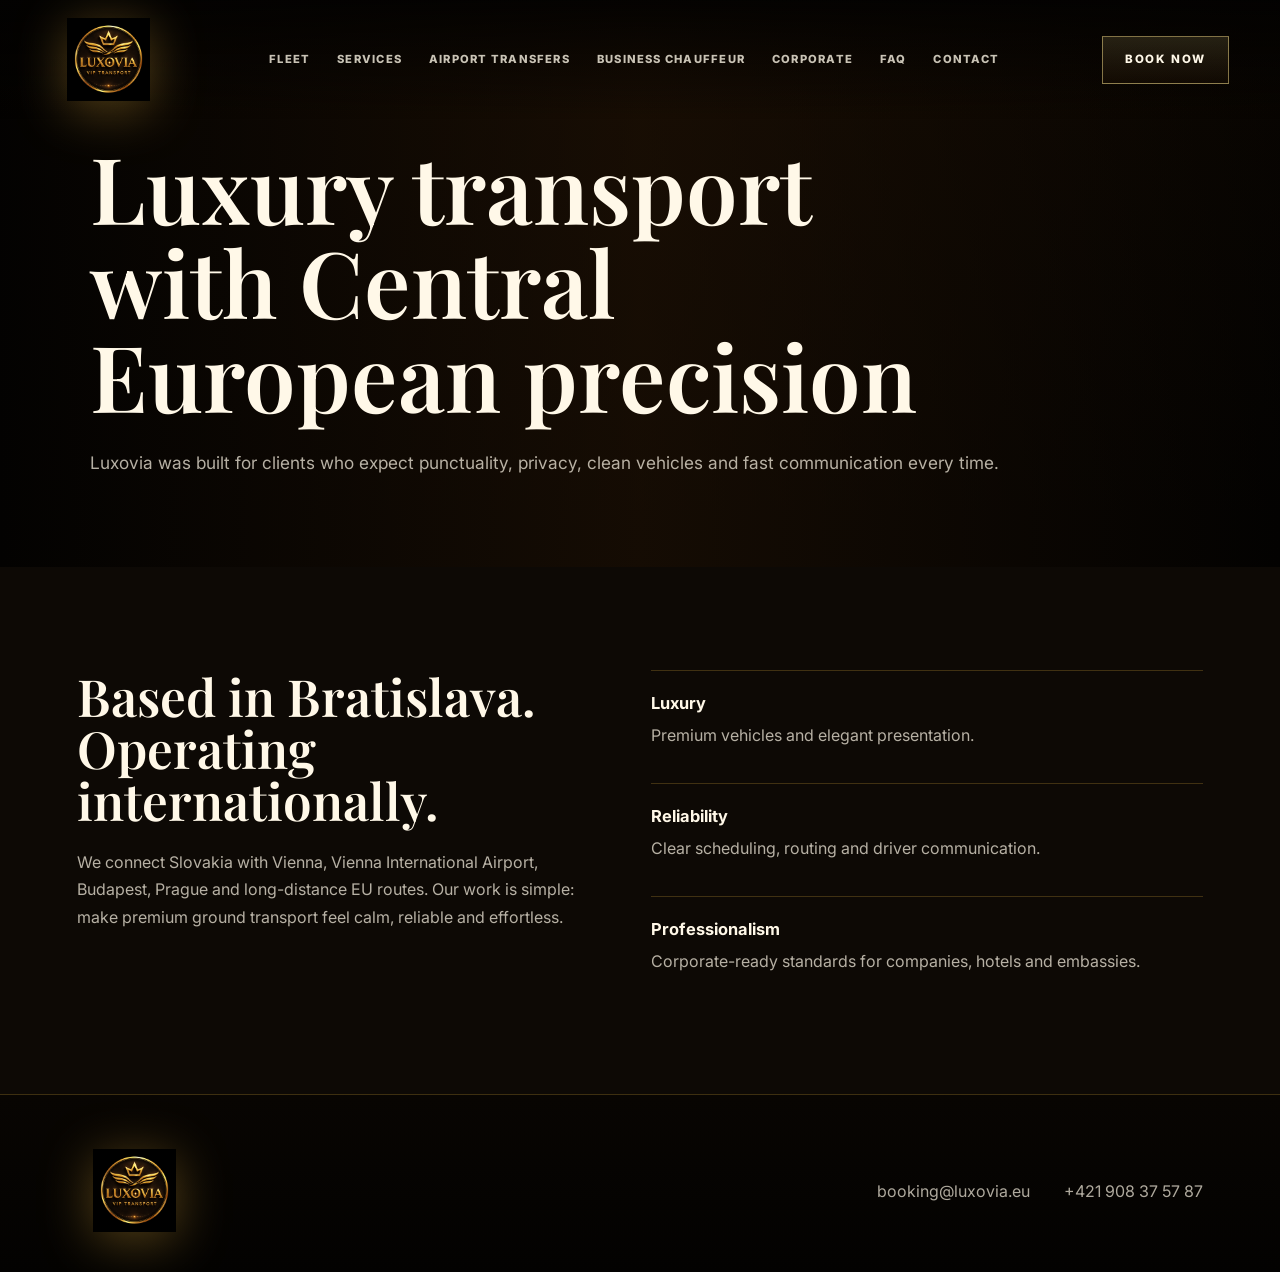
<file: about.html>
<!doctype html>
<html lang="en">
  <head><meta charset="UTF-8" /><meta name="viewport" content="width=device-width, initial-scale=1.0" /><title>About Luxovia | Premium Chauffeur Company Bratislava</title><meta name="description" content="Luxovia is a Bratislava-based premium chauffeur company focused on reliability, discretion, multilingual service and clean luxury vehicles." /><link rel="preconnect" href="https://fonts.googleapis.com" /><link rel="preconnect" href="https://fonts.gstatic.com" crossorigin /><link href="https://fonts.googleapis.com/css2?family=Inter:wght@400;500;600;700;800&family=Playfair+Display:wght@500;600;700&display=swap" rel="stylesheet" /><link rel="stylesheet" href="./styles.css" /></head>
  <body><header class="site-header" data-header><a class="brand" href="./index.html">LUXOVIA</a><nav class="nav-links"><a href="./fleet.html">Fleet</a><a href="./services.html">Services</a><a href="./airport-transfers.html">Airport Transfers</a><a href="./business-chauffeur.html">Business Chauffeur</a><a href="./corporate-accounts.html">Corporate</a><a href="./faq.html">FAQ</a><a href="./contact.html">Contact</a></nav><a class="nav-cta" href="./booking.html">Book now</a><button class="menu-toggle" type="button" aria-label="Toggle navigation" data-menu-toggle><span></span><span></span></button></header>
    <main><section class="page-hero about-page"><div class="page-hero-overlay"></div><div><h1>Luxury transport with Central European precision</h1><p>Luxovia was built for clients who expect punctuality, privacy, clean vehicles and fast communication every time.</p></div></section>
      <section class="section two-col"><div><h2>Based in Bratislava. Operating internationally.</h2><p>We connect Slovakia with Vienna, Vienna International Airport, Budapest, Prague and long-distance EU routes. Our work is simple: make premium ground transport feel calm, reliable and effortless.</p></div><div class="why-list"><div><strong>Luxury</strong><p>Premium vehicles and elegant presentation.</p></div><div><strong>Reliability</strong><p>Clear scheduling, routing and driver communication.</p></div><div><strong>Professionalism</strong><p>Corporate-ready standards for companies, hotels and embassies.</p></div></div></section></main>
    <footer class="site-footer compact"><a class="brand" href="./index.html">LUXOVIA</a><a href="mailto:booking@luxovia.eu">booking@luxovia.eu</a><a  href="tel:+421908375787">+421 908 37 57 87</a></footer><script src="./script.js"></script></body>
</html>
</file>
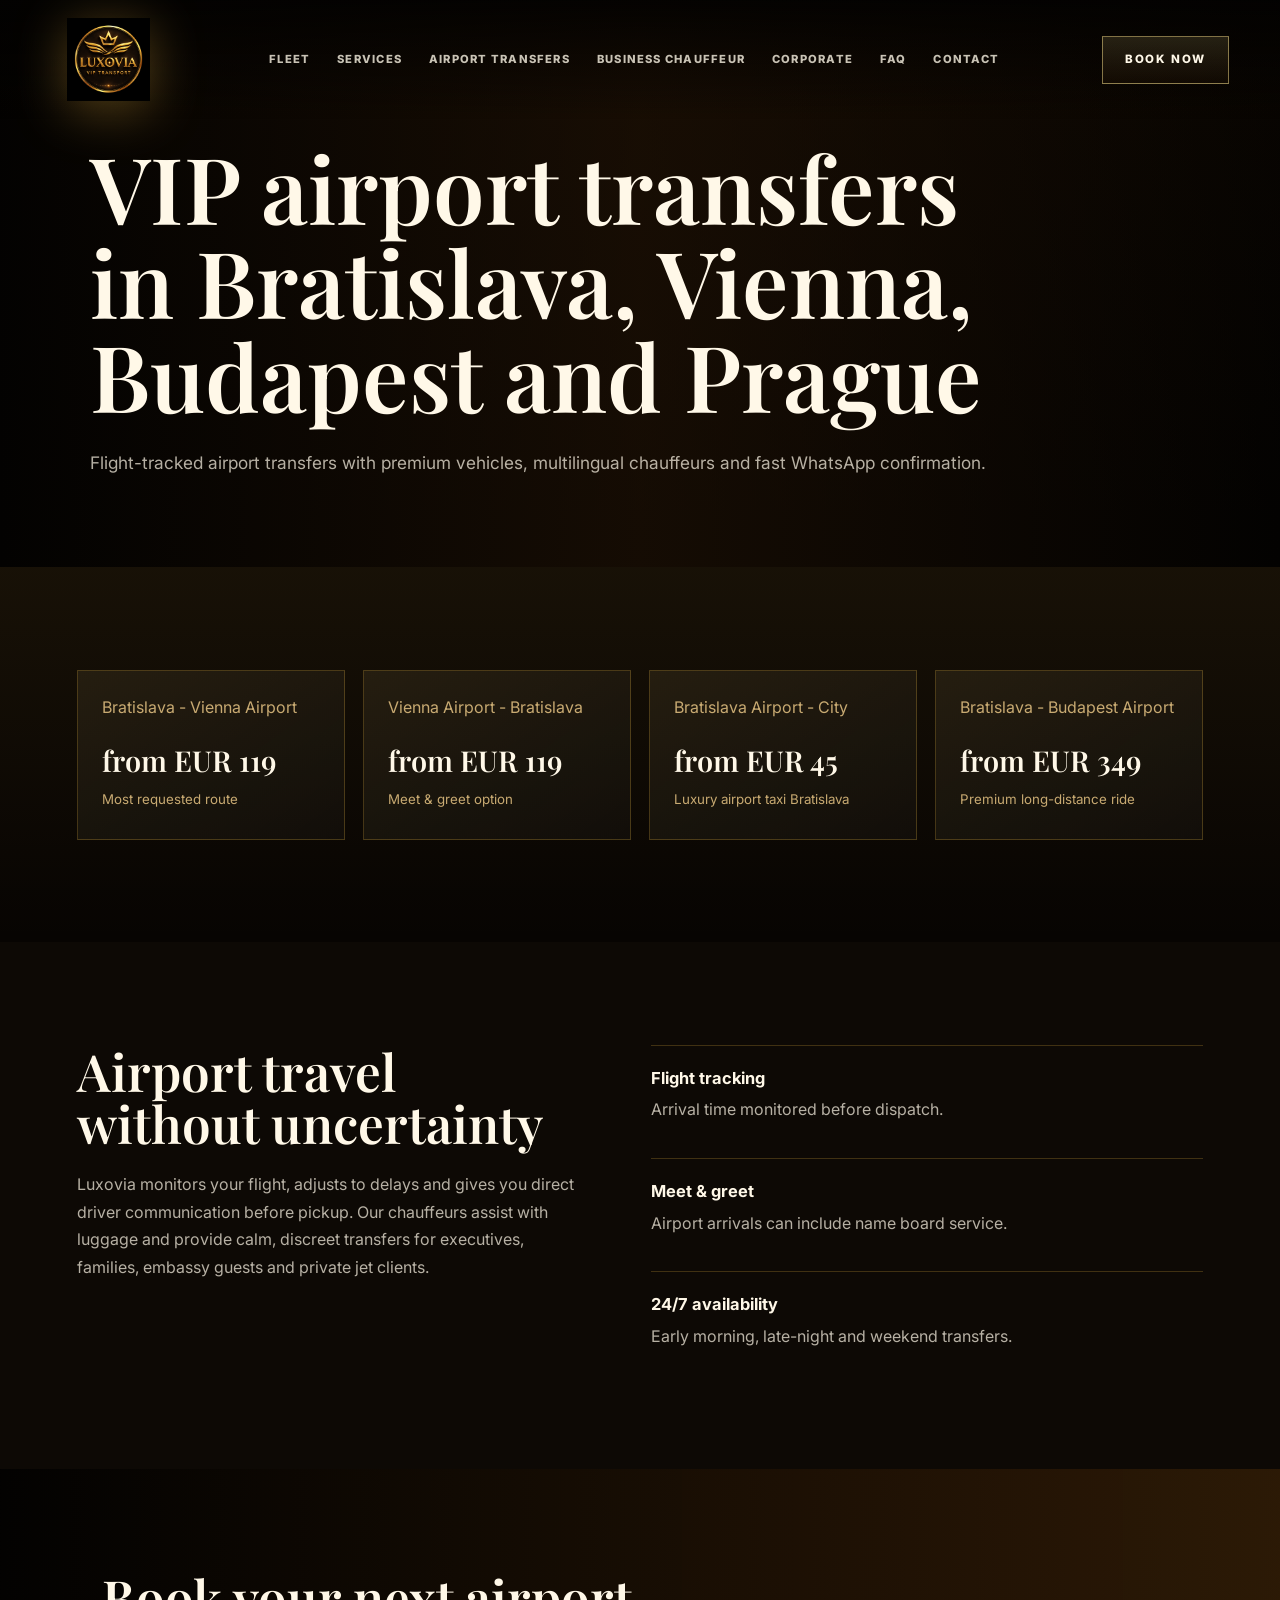
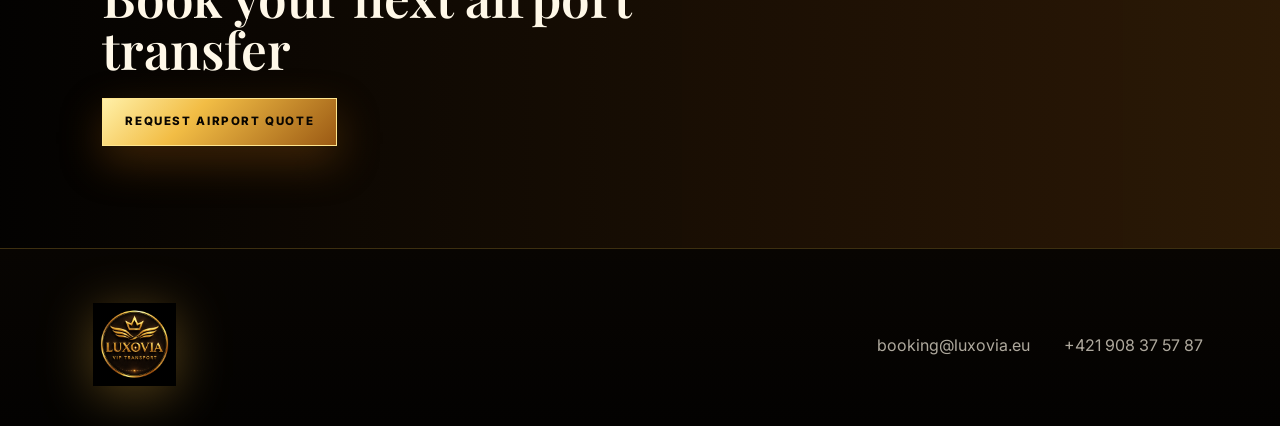
<file: airport-transfers.html>
<!doctype html>
<html lang="en">
  <head><meta charset="UTF-8" /><meta name="viewport" content="width=device-width, initial-scale=1.0" /><title>Bratislava & Vienna Airport Transfer | Luxovia</title><meta name="description" content="Book a luxury Bratislava airport transfer, Vienna airport transfer, Vienna International Airport chauffeur or VIP transfer Slovakia with Luxovia." /><link rel="preconnect" href="https://fonts.googleapis.com" /><link rel="preconnect" href="https://fonts.gstatic.com" crossorigin /><link href="https://fonts.googleapis.com/css2?family=Inter:wght@400;500;600;700;800&family=Playfair+Display:wght@500;600;700&display=swap" rel="stylesheet" /><link rel="stylesheet" href="./styles.css" /></head>
  <body><header class="site-header" data-header><a class="brand" href="./index.html">LUXOVIA</a><nav class="nav-links"><a href="./fleet.html">Fleet</a><a href="./services.html">Services</a><a href="./airport-transfers.html">Airport Transfers</a><a href="./business-chauffeur.html">Business Chauffeur</a><a href="./corporate-accounts.html">Corporate</a><a href="./faq.html">FAQ</a><a href="./contact.html">Contact</a></nav><a class="nav-cta" href="./booking.html">Book now</a><button class="menu-toggle" type="button" aria-label="Toggle navigation" data-menu-toggle><span></span><span></span></button></header>
    <main><section class="page-hero airport-page"><div class="page-hero-overlay"></div><div><h1>VIP airport transfers in Bratislava, Vienna, Budapest and Prague</h1><p>Flight-tracked airport transfers with premium vehicles, multilingual chauffeurs and fast WhatsApp confirmation.</p></div></section>
      <section class="section pricing-section"><div class="price-grid"><article><span>Bratislava - Vienna Airport</span><strong>from EUR 119</strong><small>Most requested route</small></article><article><span>Vienna Airport - Bratislava</span><strong>from EUR 119</strong><small>Meet & greet option</small></article><article><span>Bratislava Airport - City</span><strong>from EUR 45</strong><small>Luxury airport taxi Bratislava</small></article><article><span>Bratislava - Budapest Airport</span><strong>from EUR 349</strong><small>Premium long-distance ride</small></article></div></section>
      <section class="section two-col"><div><h2>Airport travel without uncertainty</h2><p>Luxovia monitors your flight, adjusts to delays and gives you direct driver communication before pickup. Our chauffeurs assist with luggage and provide calm, discreet transfers for executives, families, embassy guests and private jet clients.</p></div><div class="why-list"><div><strong>Flight tracking</strong><p>Arrival time monitored before dispatch.</p></div><div><strong>Meet & greet</strong><p>Airport arrivals can include name board service.</p></div><div><strong>24/7 availability</strong><p>Early morning, late-night and weekend transfers.</p></div></div></section>
      <section class="cta-band"><h2>Book your next airport transfer</h2><a class="button primary" href="./booking.html">Request airport quote</a></section></main>
    <footer class="site-footer compact"><a class="brand" href="./index.html">LUXOVIA</a><a href="mailto:booking@luxovia.eu">booking@luxovia.eu</a><a href="tel:+421908375787">+421 908 37 57 87</a></footer><script src="./script.js"></script></body>
</html>
</file>
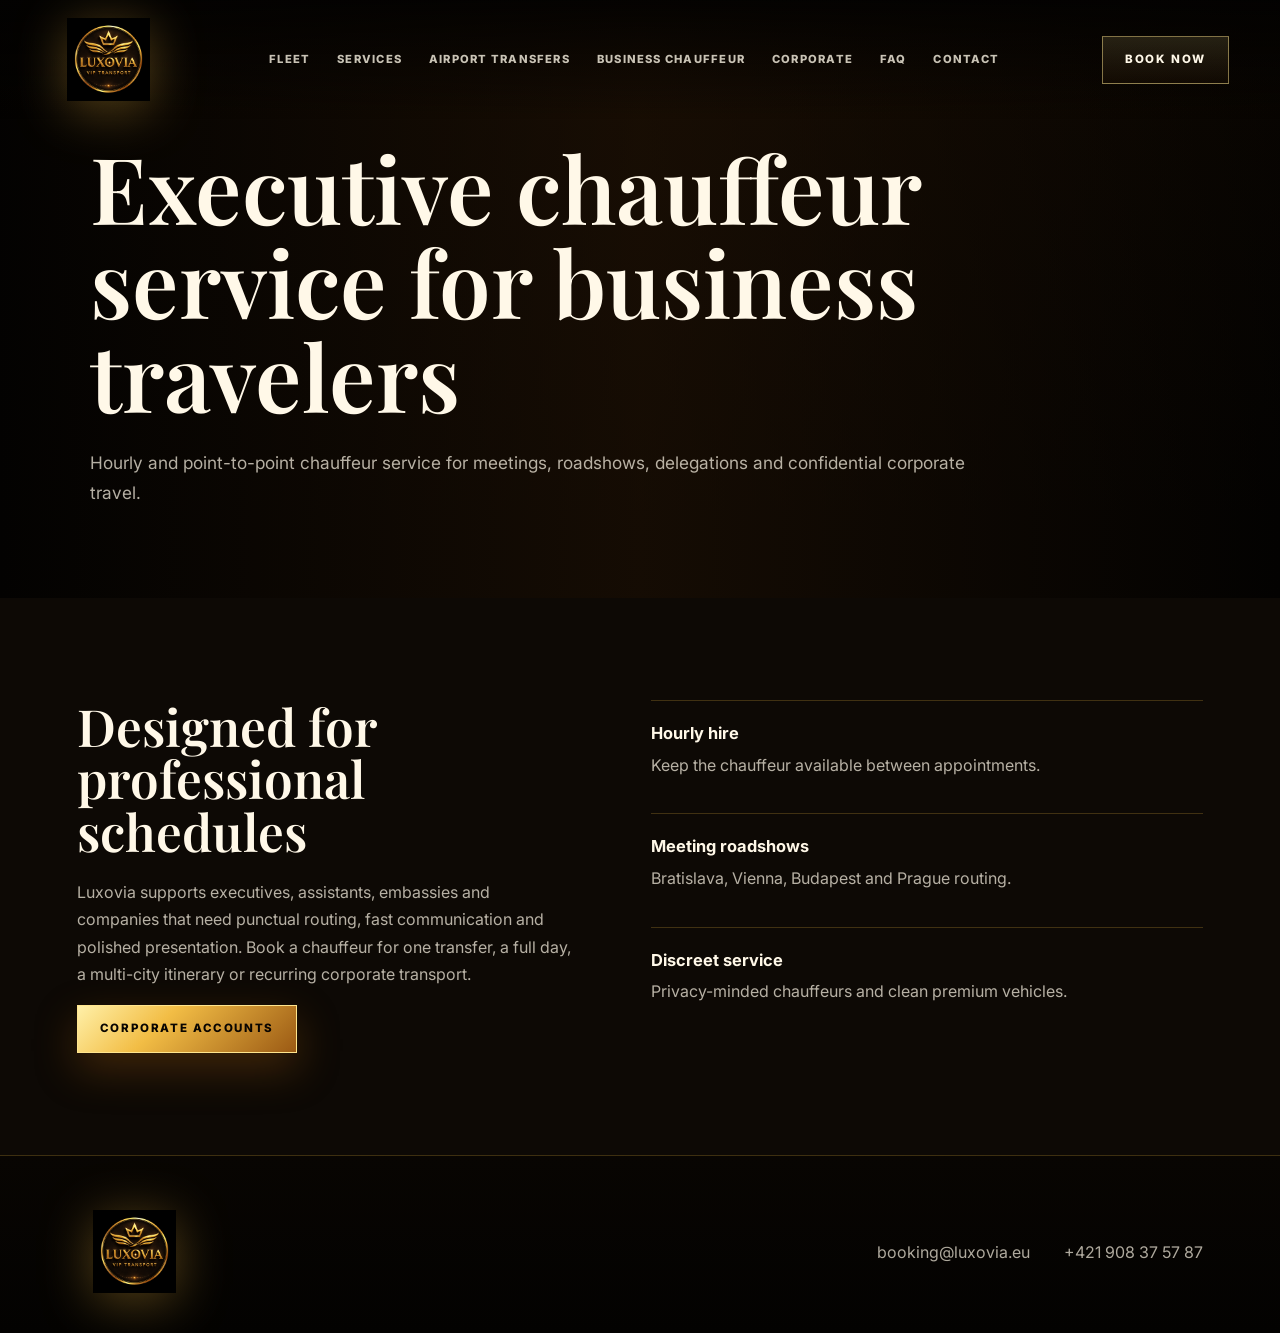
<file: business-chauffeur.html>
<!doctype html>
<html lang="en">
  <head><meta charset="UTF-8" /><meta name="viewport" content="width=device-width, initial-scale=1.0" /><title>Business Chauffeur Bratislava & Vienna | Luxovia</title><meta name="description" content="Business chauffeur service in Bratislava, Vienna chauffeur rides, executive transport Slovakia, corporate roadshows and hourly chauffeur hire." /><link rel="preconnect" href="https://fonts.googleapis.com" /><link rel="preconnect" href="https://fonts.gstatic.com" crossorigin /><link href="https://fonts.googleapis.com/css2?family=Inter:wght@400;500;600;700;800&family=Playfair+Display:wght@500;600;700&display=swap" rel="stylesheet" /><link rel="stylesheet" href="./styles.css" /></head>
  <body><header class="site-header" data-header><a class="brand" href="./index.html">LUXOVIA</a><nav class="nav-links"><a href="./fleet.html">Fleet</a><a href="./services.html">Services</a><a href="./airport-transfers.html">Airport Transfers</a><a href="./business-chauffeur.html">Business Chauffeur</a><a href="./corporate-accounts.html">Corporate</a><a href="./faq.html">FAQ</a><a href="./contact.html">Contact</a></nav><a class="nav-cta" href="./booking.html">Book now</a><button class="menu-toggle" type="button" aria-label="Toggle navigation" data-menu-toggle><span></span><span></span></button></header>
    <main><section class="page-hero business-page"><div class="page-hero-overlay"></div><div><h1>Executive chauffeur service for business travelers</h1><p>Hourly and point-to-point chauffeur service for meetings, roadshows, delegations and confidential corporate travel.</p></div></section>
      <section class="section two-col"><div><h2>Designed for professional schedules</h2><p>Luxovia supports executives, assistants, embassies and companies that need punctual routing, fast communication and polished presentation. Book a chauffeur for one transfer, a full day, a multi-city itinerary or recurring corporate transport.</p><a class="button primary" href="./corporate-accounts.html">Corporate accounts</a></div><div class="why-list"><div><strong>Hourly hire</strong><p>Keep the chauffeur available between appointments.</p></div><div><strong>Meeting roadshows</strong><p>Bratislava, Vienna, Budapest and Prague routing.</p></div><div><strong>Discreet service</strong><p>Privacy-minded chauffeurs and clean premium vehicles.</p></div></div></section></main>
    <footer class="site-footer compact"><a class="brand" href="./index.html">LUXOVIA</a><a href="mailto:booking@luxovia.eu">booking@luxovia.eu</a><a  href="tel:+421908375787">+421 908 37 57 87</a></footer><script src="./script.js"></script></body>
</html>
</file>
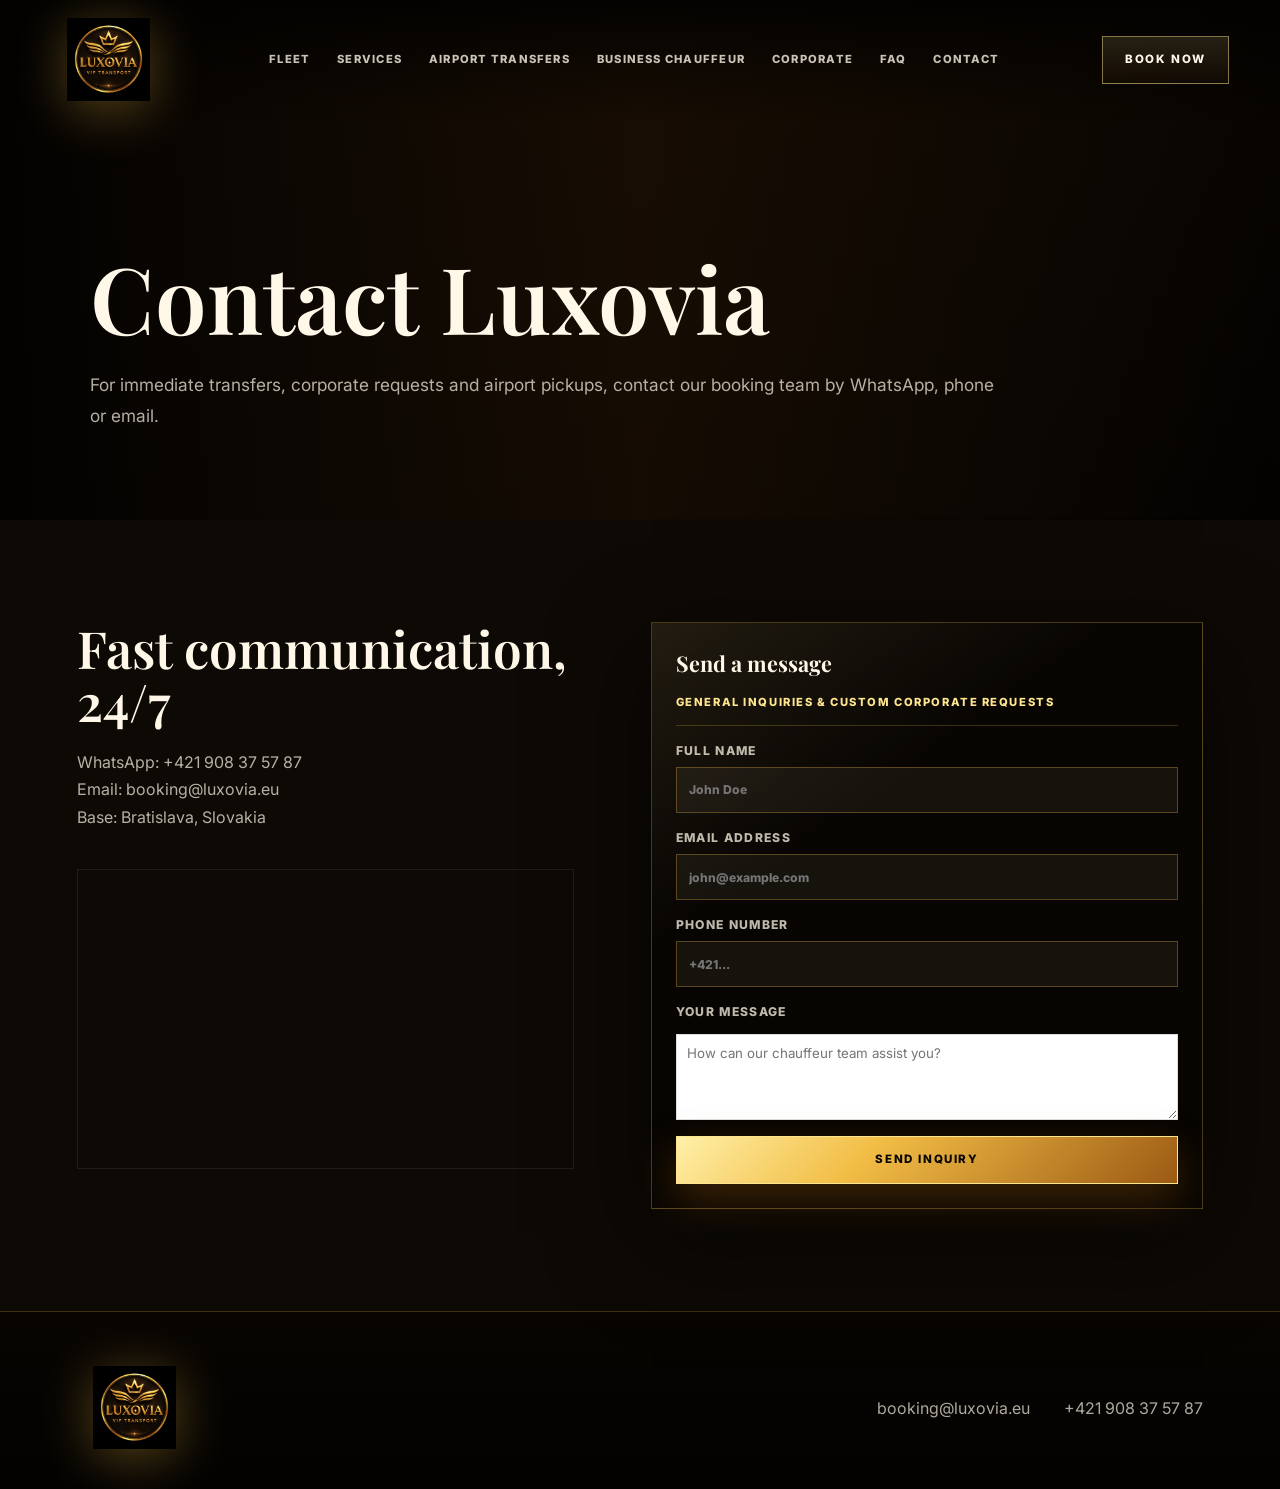
<file: contact.html>
<!doctype html>
<html lang="en">
  <head>
    <meta charset="UTF-8" />
    <meta name="viewport" content="width=device-width, initial-scale=1.0" />
    <title>Contact Luxovia | Chauffeur Booking Bratislava</title>
    <meta name="description" content="Contact Luxovia for VIP airport transfers, chauffeur service Bratislava, Vienna chauffeur rides and corporate transportation quotes." />
    <link rel="preconnect" href="https://fonts.googleapis.com" />
    <link rel="preconnect" href="https://fonts.gstatic.com" crossorigin />
    <link href="https://fonts.googleapis.com/css2?family=Inter:wght@400;500;600;700;800&family=Playfair+Display:wght@500;600;700&display=swap" rel="stylesheet" />
    <link rel="stylesheet" href="./styles.css" />
  </head>
  <body>
    <header class="site-header" data-header>
      <a class="brand" href="./index.html">LUXOVIA</a>
      <nav class="nav-links" aria-label="Primary navigation">
        <a href="./fleet.html">Fleet</a>
        <a href="./services.html">Services</a>
        <a href="./airport-transfers.html">Airport Transfers</a>
        <a href="./business-chauffeur.html">Business Chauffeur</a>
        <a href="./corporate-accounts.html">Corporate</a>
        <a href="./faq.html">FAQ</a>
        <a href="./contact.html">Contact</a>
      </nav>
      <a class="nav-cta" href="./booking.html">Book now</a>
      <button class="menu-toggle" type="button" aria-label="Toggle navigation" data-menu-toggle><span></span><span></span></button>
    </header>

    <main>
      <section class="page-hero contact-page">
        <div class="page-hero-overlay"></div>
        <div>
          <h1>Contact Luxovia</h1>
          <p>For immediate transfers, corporate requests and airport pickups, contact our booking team by WhatsApp, phone or email.</p>
        </div>
      </section>

      <section class="section contact-layout">
        <div>
          <h2>Fast communication, 24/7</h2>
          <p>WhatsApp: +421 908 37 57 87<br />Email: booking@luxovia.eu<br />Base: Bratislava, Slovakia</p>
          <iframe class="map-frame" title="Luxovia Bratislava operating area" loading="lazy" referrerpolicy="no-referrer-when-downgrade" src="https://www.google.com/maps?q=Bratislava%2C%20Slovakia&output=embed"></iframe>
        </div>

        <!-- Clean Contact-Only Inquiry Form -->
        <form class="booking-panel light" data-contact-form>
          <div class="panel-title">
            <strong>Send a message</strong>
            <span>General inquiries & custom corporate requests</span>
          </div>
          <label>Full name<input type="text" name="name" placeholder="John Doe" required /></label>
          <label>Email address<input type="email" name="email" placeholder="john@example.com" required /></label>
          <label>Phone number<input type="tel" name="phone" placeholder="+421..." /></label>
          <label>Your message<textarea name="message" rows="4" placeholder="How can our chauffeur team assist you?" style="width: 100%; border: 1px solid #ddd; padding: 10px; font-family: inherit; margin-top: 5px; resize: vertical;" required></textarea></label>
          <button class="button primary full" type="submit">Send Inquiry</button>
        </form>
      </section>
    </main>

    <footer class="site-footer compact">
      <a class="brand" href="./index.html">LUXOVIA</a>
      <a href="mailto:booking@luxovia.eu">booking@luxovia.eu</a>
      <a href="tel:+421908375787">+421 908 37 57 87</a>
    </footer>

    <script src="./script.js"></script>
  </body>
</html>
</file>
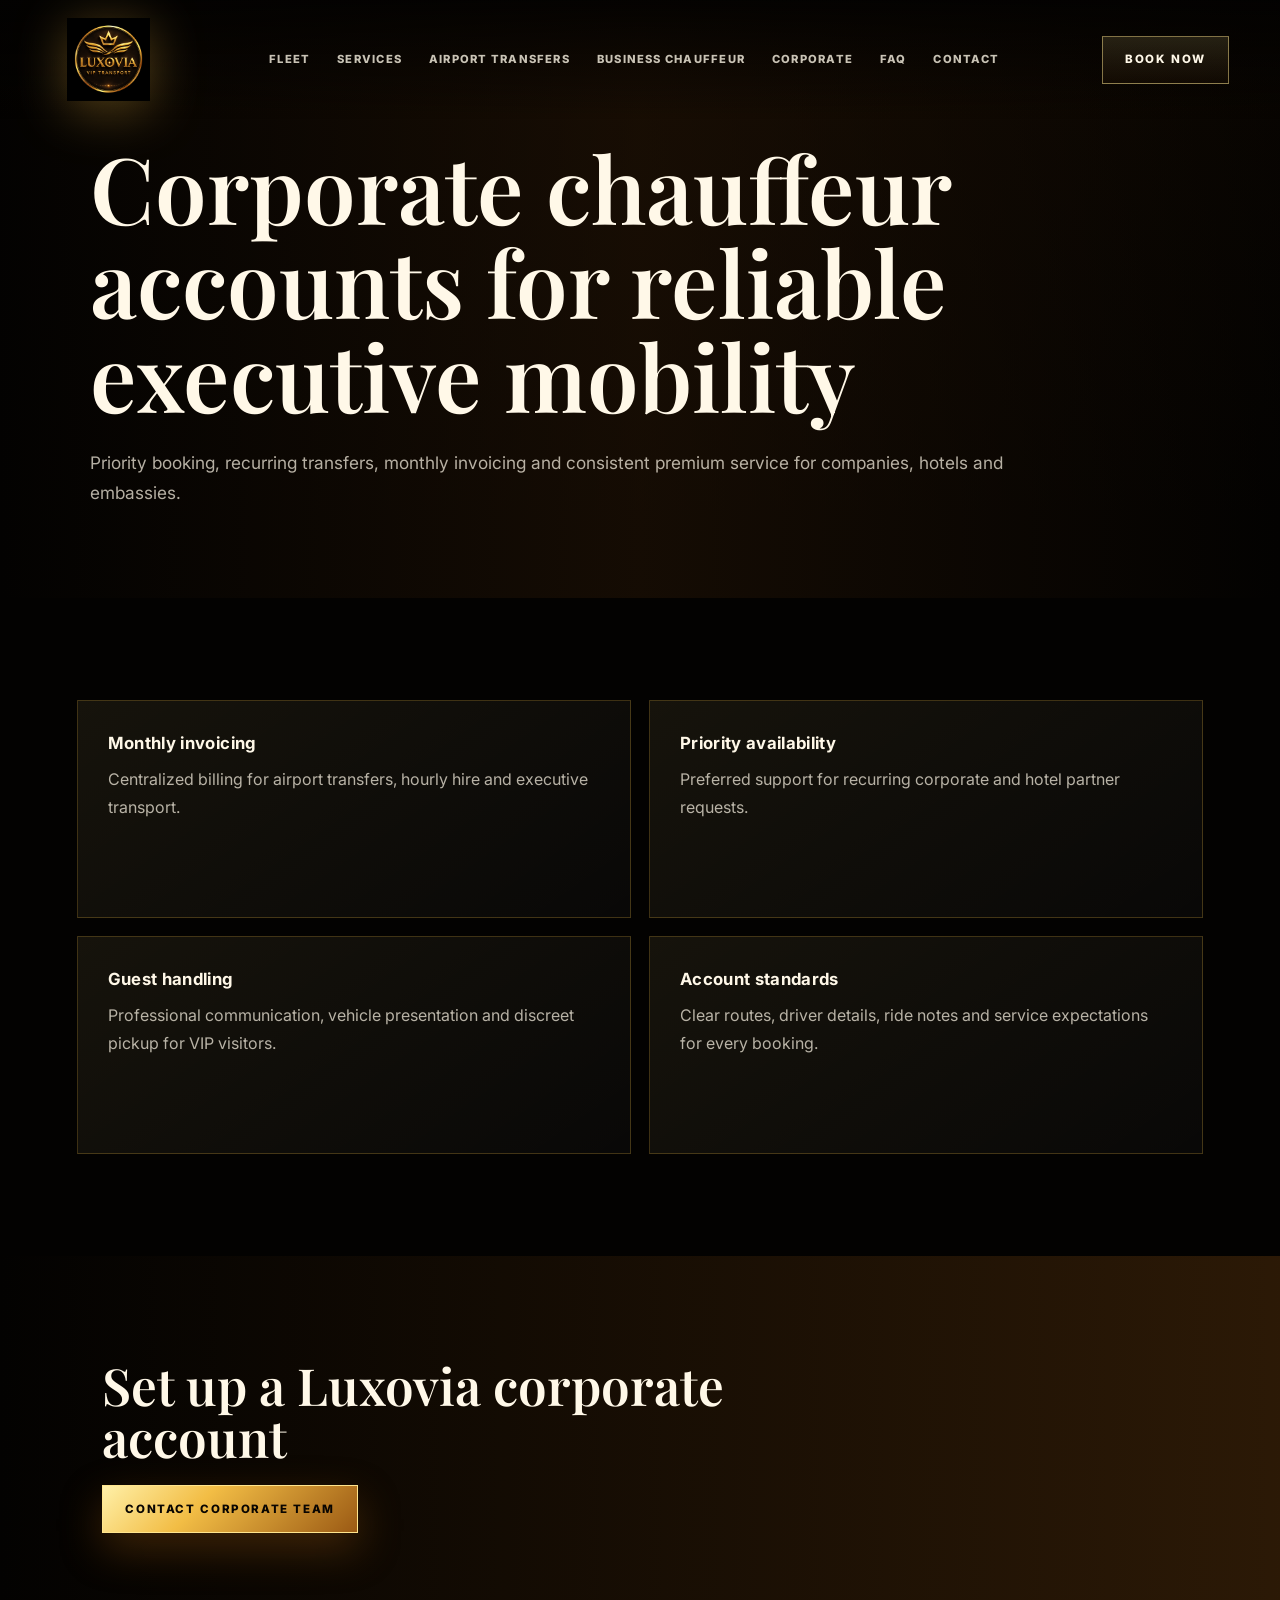
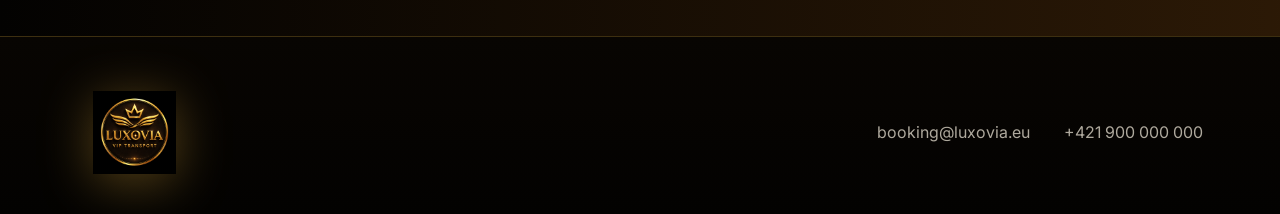
<file: corporate-accounts.html>
<!doctype html>
<html lang="en">
  <head><meta charset="UTF-8" /><meta name="viewport" content="width=device-width, initial-scale=1.0" /><title>Corporate Chauffeur Accounts | Luxovia</title><meta name="description" content="Corporate chauffeur accounts for executive transport Slovakia, Vienna chauffeur routes, monthly invoicing, priority booking and reliable company transfers." /><link rel="preconnect" href="https://fonts.googleapis.com" /><link rel="preconnect" href="https://fonts.gstatic.com" crossorigin /><link href="https://fonts.googleapis.com/css2?family=Inter:wght@400;500;600;700;800&family=Playfair+Display:wght@500;600;700&display=swap" rel="stylesheet" /><link rel="stylesheet" href="./styles.css" /></head>
  <body><header class="site-header" data-header><a class="brand" href="./index.html">LUXOVIA</a><nav class="nav-links"><a href="./fleet.html">Fleet</a><a href="./services.html">Services</a><a href="./airport-transfers.html">Airport Transfers</a><a href="./business-chauffeur.html">Business Chauffeur</a><a href="./corporate-accounts.html">Corporate</a><a href="./faq.html">FAQ</a><a href="./contact.html">Contact</a></nav><a class="nav-cta" href="./booking.html">Book now</a><button class="menu-toggle" type="button" aria-label="Toggle navigation" data-menu-toggle><span></span><span></span></button></header>
    <main><section class="page-hero corporate-page"><div class="page-hero-overlay"></div><div><h1>Corporate chauffeur accounts for reliable executive mobility</h1><p>Priority booking, recurring transfers, monthly invoicing and consistent premium service for companies, hotels and embassies.</p></div></section>
      <section class="section service-grid large"><article><h3>Monthly invoicing</h3><p>Centralized billing for airport transfers, hourly hire and executive transport.</p></article><article><h3>Priority availability</h3><p>Preferred support for recurring corporate and hotel partner requests.</p></article><article><h3>Guest handling</h3><p>Professional communication, vehicle presentation and discreet pickup for VIP visitors.</p></article><article><h3>Account standards</h3><p>Clear routes, driver details, ride notes and service expectations for every booking.</p></article></section>
      <section class="cta-band"><h2>Set up a Luxovia corporate account</h2><a class="button primary" href="./contact.html">Contact corporate team</a></section></main>
    <footer class="site-footer compact"><a class="brand" href="./index.html">LUXOVIA</a><a href="mailto:booking@luxovia.eu">booking@luxovia.eu</a><a href="tel:+421900000000">+421 900 000 000</a></footer><script src="./script.js"></script></body>
</html>
</file>
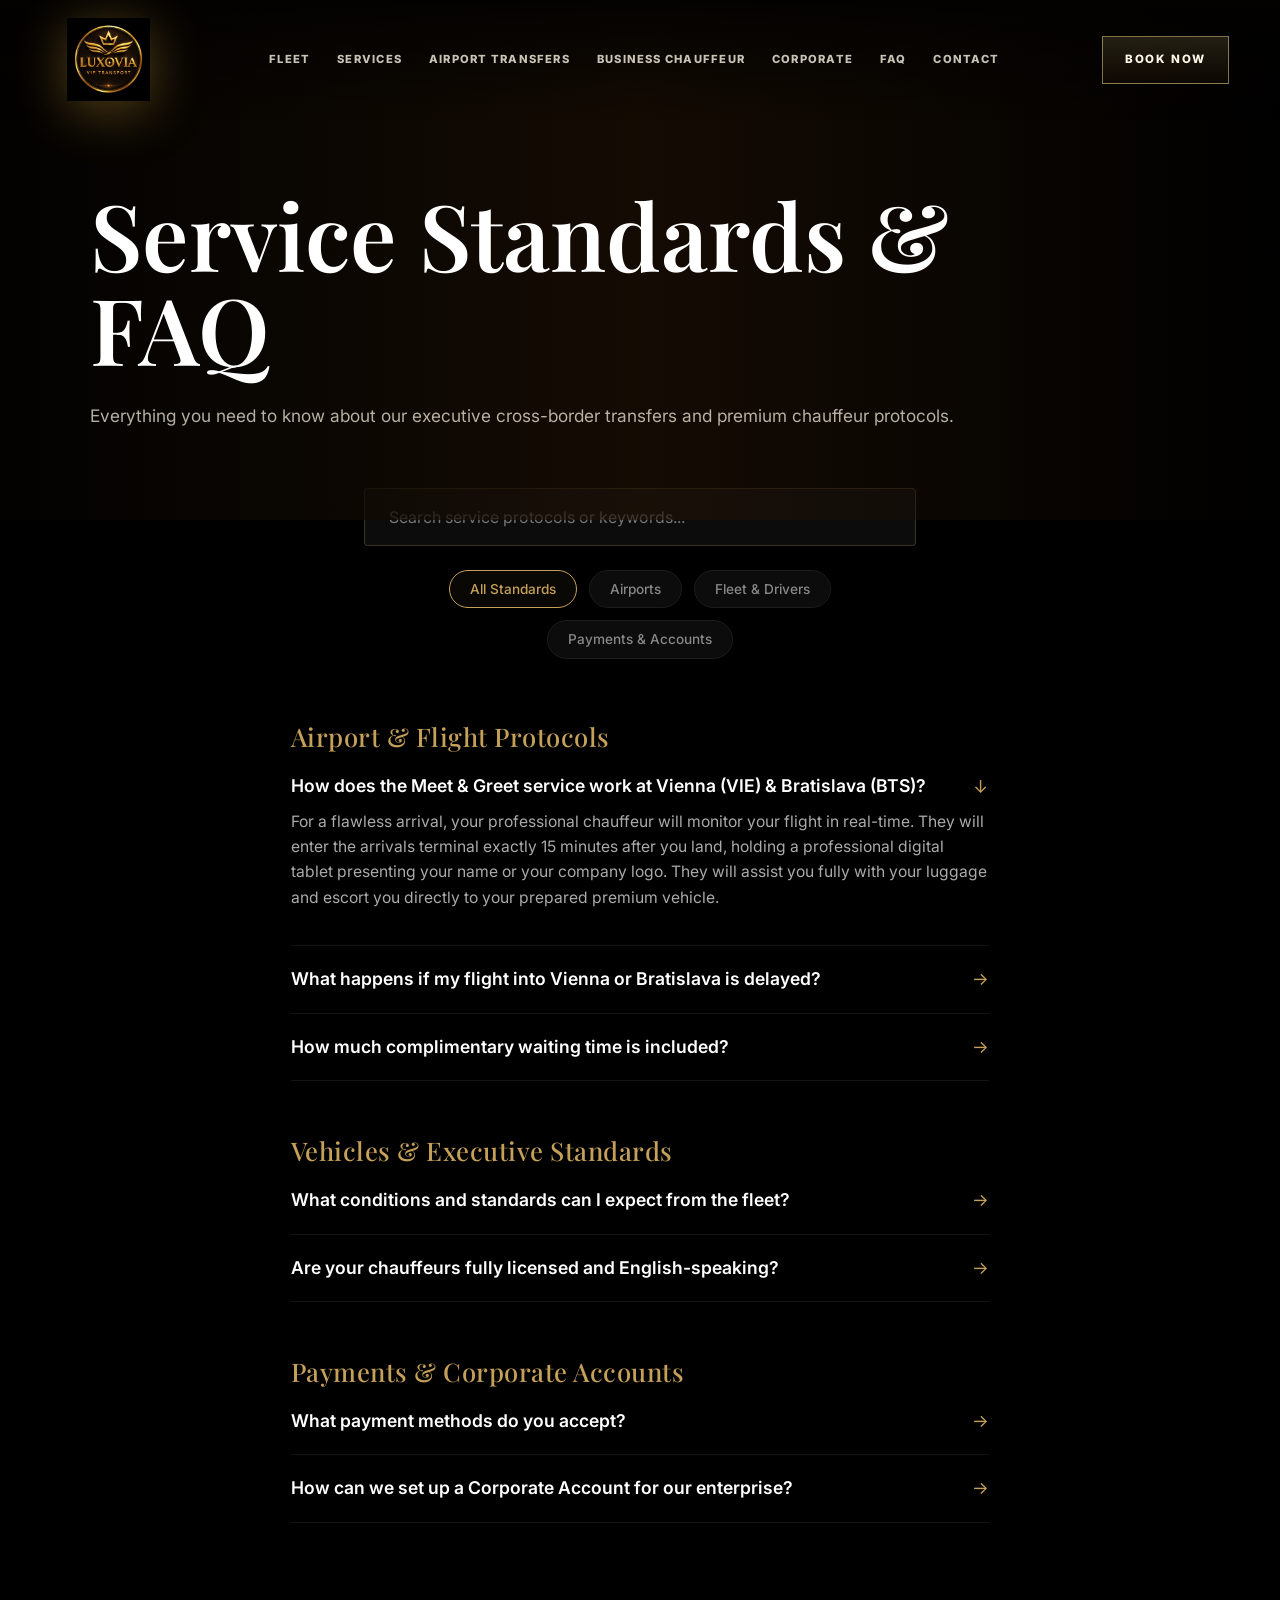
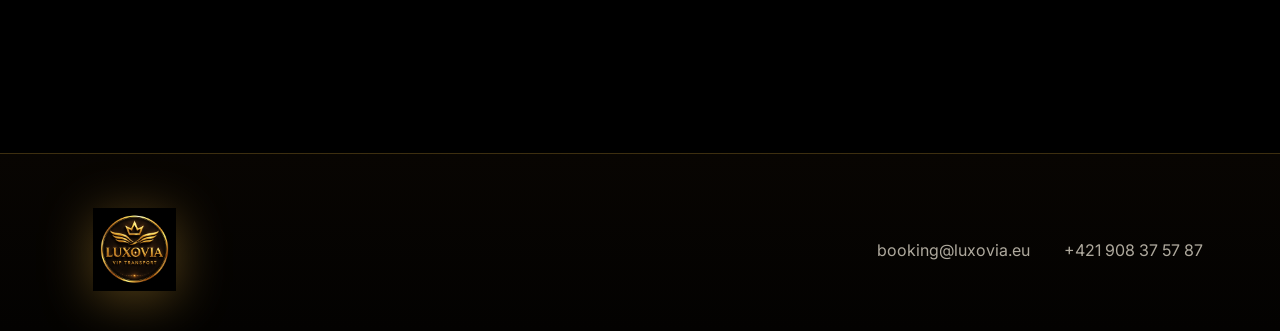
<file: faq.html>
<!doctype html>
<html lang="en">
  <head>
    <meta charset="UTF-8" />
    <meta name="viewport" content="width=device-width, initial-scale=1.0" />
    <title>Luxovia FAQ | Premium Chauffeur & Airport Transfer Standards</title>
    <meta name="description" content="Find answers regarding our premium airport transfers, flight tracking, Meet & Greet at Vienna and Bratislava airports, payment methods, and corporate accounts." />
    <link rel="preconnect" href="https://fonts.googleapis.com" />
    <link rel="preconnect" href="https://fonts.gstatic.com" crossorigin />
    <link href="https://fonts.googleapis.com/css2?family=Inter:wght@400;500;600;700;800&family=Playfair+Display:wght@500;600;700&display=swap" rel="stylesheet" />
    <link rel="stylesheet" href="./styles.css" />
    <style>
      /* Integrated Premium Styling Polish */
      .faq-search-wrapper {
        max-width: 600px;
        margin: -2rem auto 4rem auto;
        padding: 0 1.5rem;
        text-align: center;
      }
      .faq-search-input {
        width: 100%;
        background: #0c0c0c;
        border: 1px solid rgba(197, 160, 89, 0.25);
        padding: 1rem 1.5rem;
        color: #fff;
        font-family: 'Inter', sans-serif;
        font-size: 1rem;
        border-radius: 4px;
        outline: none;
        transition: border-color 0.3s ease;
      }
      .faq-search-input:focus {
        border-color: #c5a059;
      }
      .category-chips {
        display: flex;
        justify-content: center;
        gap: 0.75rem;
        margin-top: 1.5rem;
        flex-wrap: wrap;
      }
      .chip {
        background: #0c0c0c;
        border: 1px solid #1c1c1c;
        color: #888;
        padding: 0.5rem 1.25rem;
        border-radius: 20px;
        font-size: 0.85rem;
        font-weight: 500;
        cursor: pointer;
        transition: all 0.2s ease;
      }
      .chip.active, .chip:hover {
        border-color: #c5a059;
        color: #c5a059;
        background: rgba(197, 160, 89, 0.05);
      }
      details {
        margin-bottom: 1.25rem;
        border-bottom: 1px solid #141414;
        padding-bottom: 1.25rem;
        transition: all 0.3s ease;
      }
      summary {
        font-weight: 600;
        cursor: pointer;
        color: #ffffff;
        font-size: 1.1rem;
        list-style: none;
        display: flex;
        justify-content: space-between;
        align-items: center;
        position: relative;
      }
      summary::-webkit-details-marker {
        display: none;
      }
      summary::after {
        content: '→';
        color: #c5a059;
        font-family: 'Inter', sans-serif;
        font-weight: 400;
        transition: transform 0.3s ease;
        margin-left: 1rem;
      }
      details[open] summary::after {
        transform: rotate(90deg);
      }
      .category-section {
        margin-top: 3.5rem;
        margin-bottom: 2rem;
      }
      .category-title {
        color: #c5a059;
        font-family: 'Playfair Display', serif;
        font-size: 1.6rem;
        margin-bottom: 1.5rem;
        font-weight: 500;
        letter-spacing: 0.5px;
      }
    </style>
  </head>
  <body style="background: #000000; color: #ffffff;">
    
    <header class="site-header" data-header>
      <a class="brand" href="./index.html">LUXOVIA</a>
      <nav class="nav-links" aria-label="Primary navigation">
        <a href="./fleet.html">Fleet</a>
        <a href="./services.html">Services</a>
        <a href="./airport-transfers.html">Airport Transfers</a>
        <a href="./business-chauffeur.html">Business Chauffeur</a>
        <a href="./corporate-accounts.html">Corporate</a>
        <a class="active" href="./faq.html">FAQ</a>
        <a href="./contact.html">Contact</a>
      </nav>
      <a class="nav-cta" href="./booking.html">Book now</a>
      <button class="menu-toggle" type="button" aria-label="Toggle navigation" data-menu-toggle><span></span><span></span></button>
    </header>

    <main>
      <section class="page-hero faq-page">
        <div class="page-hero-overlay"></div>
        <div>
          <h1 style="font-family: 'Playfair Display', serif;">Service Standards & FAQ</h1>
          <p>Everything you need to know about our executive cross-border transfers and premium chauffeur protocols.</p>
        </div>
      </section>

      <!-- Live Interactive Search Matrix -->
      <div class="faq-search-wrapper">
        <input type="text" id="faqSearch" class="faq-search-input" placeholder="Search service protocols or keywords..." aria-label="Search FAQs">
        <div class="category-chips">
          <button type="button" class="chip active" onclick="filterCategory('all')">All Standards</button>
          <button type="button" class="chip" onclick="filterCategory('airport')">Airports</button>
          <button type="button" class="chip" onclick="filterCategory('fleet-info')">Fleet & Drivers</button>
          <button type="button" class="chip" onclick="filterCategory('billing')">Payments & Accounts</button>
        </div>
      </div>

      <!-- FAQ Container -->
      <section class="section" style="padding-top: 0; max-width: 900px; margin: 0 auto 6rem auto;">
        <div class="container" style="padding: 0 1.5rem;">
          
          <!-- Category 1: Airport Protocols -->
          <div class="category-section" data-cat="airport">
            <h2 class="category-title">Airport & Flight Protocols</h2>
            
            <details open data-faq-item>
              <summary>How does the Meet & Greet service work at Vienna (VIE) & Bratislava (BTS)?</summary>
              <p style="margin-top: 10px; color: #aaa; line-height: 1.6; font-size: 0.98rem;">For a flawless arrival, your professional chauffeur will monitor your flight in real-time. They will enter the arrivals terminal exactly 15 minutes after you land, holding a professional digital tablet presenting your name or your company logo. They will assist you fully with your luggage and escort you directly to your prepared premium vehicle.</p>
            </details>

            <details data-faq-item>
              <summary>What happens if my flight into Vienna or Bratislava is delayed?</summary>
              <p style="margin-top: 10px; color: #aaa; line-height: 1.6; font-size: 0.98rem;">There are absolutely no surcharges for delayed flights. Because we require your flight number during booking, our dispatch network tracks your aircraft live. Your pickup time is automatically adjusted to your actual landing time, guaranteeing your chauffeur is standing ready when you exit customs.</p>
            </details>

            <details data-faq-item>
              <summary>How much complimentary waiting time is included?</summary>
              <p style="margin-top: 10px; color: #aaa; line-height: 1.6; font-size: 0.98rem;">All airport pickups include up to 60 minutes of complimentary waiting time from the moment your aircraft wheels touch the tarmac. This provides ample, stress-free time to pass through border control and retrieve your luggage. Standard address pickups include 15 minutes of complimentary waiting time.</p>
            </details>
          </div>

          <!-- Category 2: Fleet Standards -->
          <div class="category-section" data-cat="fleet-info">
            <h2 class="category-title">Vehicles & Executive Standards</h2>

            <details data-faq-item>
              <summary>What conditions and standards can I expect from the fleet?</summary>
              <p style="margin-top: 10px; color: #aaa; line-height: 1.6; font-size: 0.98rem;">Luxovia operates an immaculate, strictly black Mercedes-Benz fleet (including S-Class luxury sedans, E-Class executive sedans, and V-Class premium vans). Every vehicle is deeply detailed, completely sanitized, and presented to corporate road standards before your journey. Complimentary chilled bottled water and high-speed Wi-Fi are provided on all cross-border routes.</p>
            </details>

            <details data-faq-item>
              <summary>Are your chauffeurs fully licensed and English-speaking?</summary>
              <p style="margin-top: 10px; color: #aaa; line-height: 1.6; font-size: 0.98rem;">Yes, absolutely. Every single Luxovia driver is a professional commercial chauffeur holding a valid Slovak transport license (*Koncesia*). They are completely bilingual, highly experienced with diplomatic and private aviation protocols, and have extensive geographic knowledge of the Vienna, Bratislava, and Budapest corridors.</p>
            </details>
          </div>

          <!-- Category 3: Financial & Corporate Billing -->
          <div class="category-section" data-cat="billing">
            <h2 class="category-title">Payments & Corporate Accounts</h2>

            <details data-faq-item>
              <summary>What payment methods do you accept?</summary>
              <p style="margin-top: 10px; color: #aaa; line-height: 1.6; font-size: 0.98rem;">We support secure payment workflows tailored for corporate travelers. You can pay seamlessly online during booking, request a secure card payment link via Revolut, or pay your chauffeur inside the vehicle via credit/debit card (Visa, Mastercard, Amex). For corporate accounts, we offer monthly consolidated invoicing.</p>
            </details>

            <details data-faq-item>
              <summary>How can we set up a Corporate Account for our enterprise?</summary>
              <p style="margin-top: 10px; color: #aaa; line-height: 1.6; font-size: 0.98rem;">Embassies, luxury business hotels, and corporations can open a dedicated client profile. This grants priority fleet availability, access to custom cross-border flat-rates, dedicated account logs, and streamlined billing options. Please reach out via our Contact page or email us at booking@luxovia.eu to establish terms.</p>
            </details>
          </div>

          <!-- Live fallback placeholder note if no results matched -->
          <p id="noResults" style="display: none; text-align: center; color: #666; margin-top: 4rem;">No specific standard found matching your criteria. Please contact dispatch directly.</p>

        </div>
      </section>
    </main>

    <footer class="site-footer compact">
      <a class="brand" href="./index.html">LUXOVIA</a>
      <a href="mailto:booking@luxovia.eu">booking@luxovia.eu</a>
      <a href="tel:+421908375787">+421 908 37 57 87</a>
    </footer>
    
    <script src="./script.js"></script>
    
    <!-- Live Search Filter Script Logic -->
    <script>
      const searchInput = document.getElementById('faqSearch');
      const faqItems = document.querySelectorAll('[data-faq-item]');
      const sections = document.querySelectorAll('.category-section');
      const noResultsMsg = document.getElementById('noResults');

      // Live search input filtering
      if(searchInput) {
        searchInput.addEventListener('input', () => {
          const filter = searchInput.value.toLowerCase().trim();
          let visibleItemsCount = 0;

          faqItems.forEach(item => {
            const text = item.textContent.toLowerCase();
            if(text.includes(filter)) {
              item.style.display = 'block';
              visibleItemsCount++;
              // Auto-expand item when actively searching keywords
              if (filter.length > 2) item.setAttribute('open', '');
            } else {
              item.style.display = 'none';
              item.removeAttribute('open');
            }
          });

          // Toggle visibility of empty section category headers dynamically
          sections.forEach(sec => {
            const hasVisibleItems = Array.from(sec.querySelectorAll('[data-faq-item]')).some(item => item.style.display !== 'none');
            sec.style.display = hasVisibleItems ? 'block' : 'none';
          });

          noResultsMsg.style.display = visibleItemsCount === 0 ? 'block' : 'none';
        });
      }

      // Filter view by clicking quick chips
      function filterCategory(catId) {
        // Clear search input filter rule
        if(searchInput) searchInput.value = '';
        
        // Update active class on chips
        document.querySelectorAll('.chip').forEach(btn => btn.classList.remove('active'));
        event.currentTarget.classList.add('active');

        let visibleSectionsCount = 0;
        sections.forEach(sec => {
          if(catId === 'all' || sec.dataset.cat === catId) {
            sec.style.display = 'block';
            visibleSectionsCount++;
            // Reset items inside back to visible state
            sec.querySelectorAll('[data-faq-item]').forEach(item => item.style.display = 'block');
          } else {
            sec.style.display = 'none';
          }
        });

        noResultsMsg.style.display = visibleSectionsCount === 0 ? 'block' : 'none';
      }
    </script>
  </body>
</html>
</file>
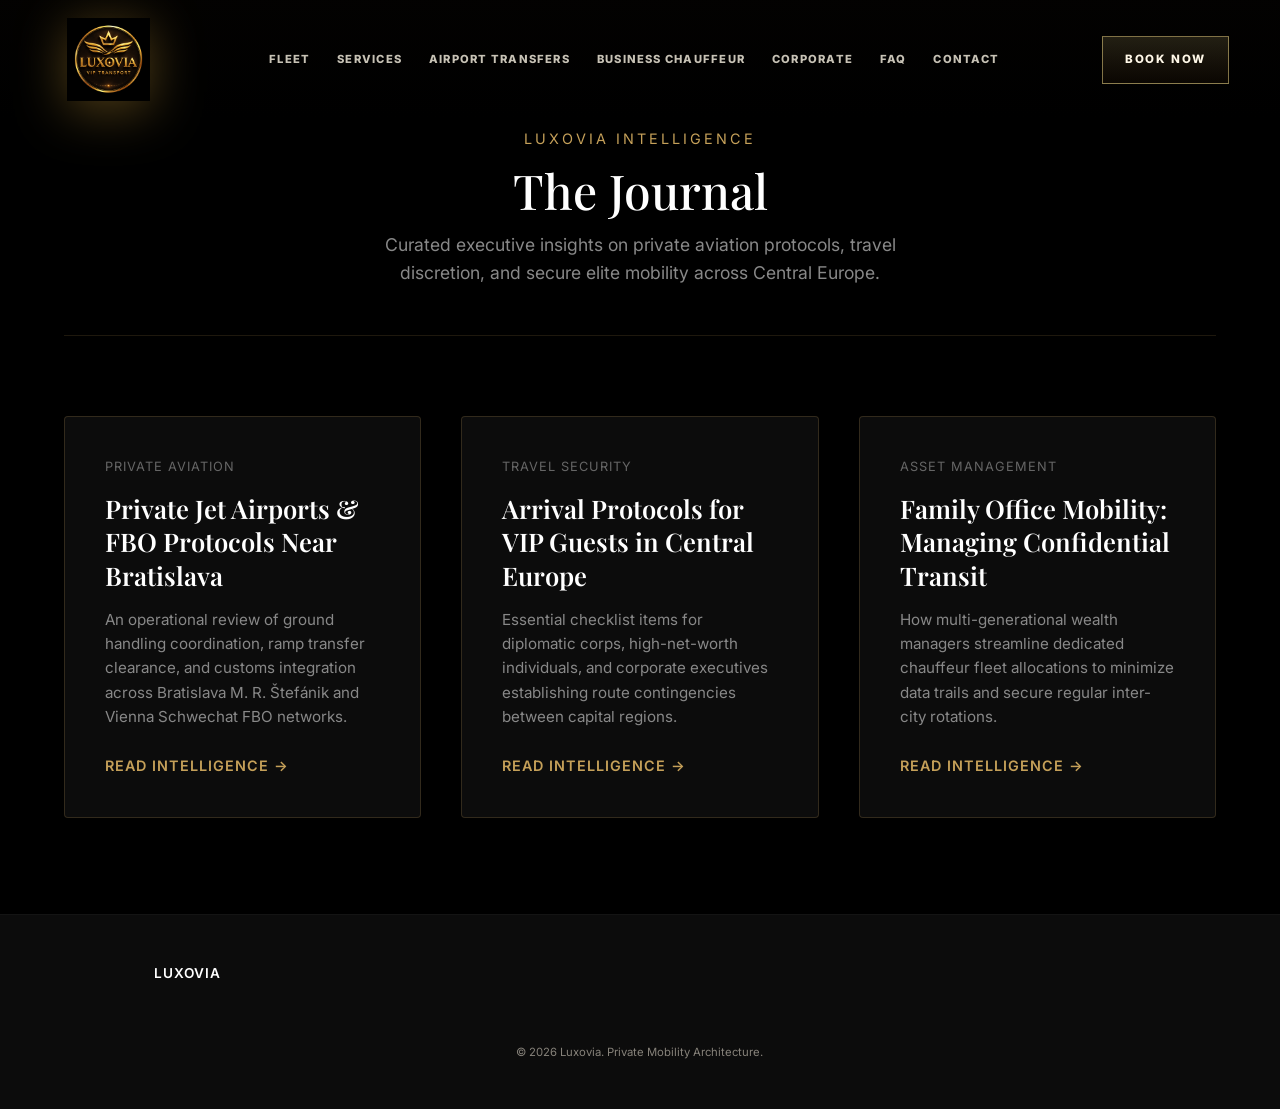
<file: Journal.html>
<!doctype html>
<html lang="en">
  <head>
    <meta charset="UTF-8" />
    <meta name="viewport" content="width=device-width, initial-scale=1.0" />
    <title>Journal | Luxovia Premium Private Mobility Insights</title>
    <meta name="description" content="Exclusive travel intelligence, private aviation protocols, and luxury mobility insights across Central Europe." />
    <link rel="stylesheet" href="./styles.css" />
    <link href="https://fonts.googleapis.com/css2?family=Inter:wght@400;500;600;700&family=Playfair+Display:wght@500;600;700&display=swap" rel="stylesheet" />
  </head>
  <body style="background: #000000; color: #ffffff; min-height: 100vh; display: flex; flex-direction: column;">

    <header class="site-header">
      <a class="brand" href="./index.html">LUXOVIA</a>
      <nav class="nav-links" aria-label="Primary navigation">
        <a href="./fleet.html">Fleet</a>
        <a href="./services.html">Services</a>
        <a href="./airport-transfers.html">Airport Transfers</a>
        <a href="./business-chauffeur.html">Business Chauffeur</a>
        <a href="./corporate-accounts.html">Corporate</a>
        <a href="./faq.html">FAQ</a>
        <a href="./contact.html">Contact</a>
      </nav>
      <a class="nav-cta" href="./booking.html">Book now</a>
    </header>

    <main style="flex: 1; padding: 8rem 0 6rem 0;">
      <div class="container" style="max-width: 1200px; margin: 0 auto; padding: 0 1.5rem;">
        
        <!-- Header Section -->
        <div style="text-align: center; margin-bottom: 5rem; border-bottom: 1px solid rgba(197, 160, 89, 0.15); padding-bottom: 3rem;">
          <span style="color: #c5a059; font-size: 0.9rem; text-transform: uppercase; letter-spacing: 3px; display: block; margin-bottom: 1rem;">Luxovia Intelligence</span>
          <h1 style="font-family: 'Playfair Display', serif; font-size: 3rem; margin: 0 0 1rem 0; color: #ffffff; font-weight: 500;">The Journal</h1>
          <p style="color: #888888; font-size: 1.1rem; max-width: 600px; margin: 0 auto; line-height: 1.6;">Curated executive insights on private aviation protocols, travel discretion, and secure elite mobility across Central Europe.</p>
        </div>

        <!-- Journal Grid Matrix -->
        <div style="display: grid; grid-template-columns: repeat(auto-fit, minmax(320px, 1fr)); gap: 2.5rem; width: 100%;">
          
          <!-- Article 1 -->
          <article style="background: #0c0c0c; border: 1px solid rgba(197, 160, 89, 0.2); border-radius: 4px; overflow: hidden; display: flex; flex-direction: column; justify-content: space-between;">
            <div style="padding: 2.5rem 2.5rem 1.5rem 2.5rem;">
              <span style="color: #666666; font-size: 0.8rem; text-transform: uppercase; letter-spacing: 1px; display: block; margin-bottom: 1rem;">Private Aviation</span>
              <h2 style="font-family: 'Playfair Display', serif; font-size: 1.6rem; margin: 0 0 1rem 0; color: #ffffff; line-height: 1.3;">Private Jet Airports & FBO Protocols Near Bratislava</h2>
              <p style="color: #888888; font-size: 0.95rem; line-height: 1.6; margin: 0;">An operational review of ground handling coordination, ramp transfer clearance, and customs integration across Bratislava M. R. Štefánik and Vienna Schwechat FBO networks.</p>
            </div>
            <div style="padding: 0 2.5rem 2.5rem 2.5rem;">
              <span style="color: #c5a059; font-size: 0.9rem; font-weight: 600; text-transform: uppercase; letter-spacing: 1px;">Read Intelligence →</span>
            </div>
          </article>

          <!-- Article 2 -->
          <article style="background: #0c0c0c; border: 1px solid rgba(197, 160, 89, 0.2); border-radius: 4px; overflow: hidden; display: flex; flex-direction: column; justify-content: space-between;">
            <div style="padding: 2.5rem 2.5rem 1.5rem 2.5rem;">
              <span style="color: #666666; font-size: 0.8rem; text-transform: uppercase; letter-spacing: 1px; display: block; margin-bottom: 1rem;">Travel Security</span>
              <h2 style="font-family: 'Playfair Display', serif; font-size: 1.6rem; margin: 0 0 1rem 0; color: #ffffff; line-height: 1.3;">Arrival Protocols for VIP Guests in Central Europe</h2>
              <p style="color: #888888; font-size: 0.95rem; line-height: 1.6; margin: 0;">Essential checklist items for diplomatic corps, high-net-worth individuals, and corporate executives establishing route contingencies between capital regions.</p>
            </div>
            <div style="padding: 0 2.5rem 2.5rem 2.5rem;">
              <span style="color: #c5a059; font-size: 0.9rem; font-weight: 600; text-transform: uppercase; letter-spacing: 1px;">Read Intelligence →</span>
            </div>
          </article>

          <!-- Article 3 -->
          <article style="background: #0c0c0c; border: 1px solid rgba(197, 160, 89, 0.2); border-radius: 4px; overflow: hidden; display: flex; flex-direction: column; justify-content: space-between;">
            <div style="padding: 2.5rem 2.5rem 1.5rem 2.5rem;">
              <span style="color: #666666; font-size: 0.8rem; text-transform: uppercase; letter-spacing: 1px; display: block; margin-bottom: 1rem;">Asset Management</span>
              <h2 style="font-family: 'Playfair Display', serif; font-size: 1.6rem; margin: 0 0 1rem 0; color: #ffffff; line-height: 1.3;">Family Office Mobility: Managing Confidential Transit</h2>
              <p style="color: #888888; font-size: 0.95rem; line-height: 1.6; margin: 0;">How multi-generational wealth managers streamline dedicated chauffeur fleet allocations to minimize data trails and secure regular inter-city rotations.</p>
            </div>
            <div style="padding: 0 2.5rem 2.5rem 2.5rem;">
              <span style="color: #c5a059; font-size: 0.9rem; font-weight: 600; text-transform: uppercase; letter-spacing: 1px;">Read Intelligence →</span>
            </div>
          </article>

        </div>

      </div>
    </main>

    <footer class="site-footer" style="padding: 3rem 0; background: #0c0c0c; border-top: 1px solid #141414; text-align: center; font-size: 0.85rem; color: #666666;">
      <div style="margin-bottom: 1rem;">
        <a href="./index.html" style="color: #ffffff; text-decoration: none; font-weight: 600; letter-spacing: 1px;">LUXOVIA</a>
      </div>
      <small>© 2026 Luxovia. Private Mobility Architecture.</small>
    </footer>

  </body>
</html>
</file>
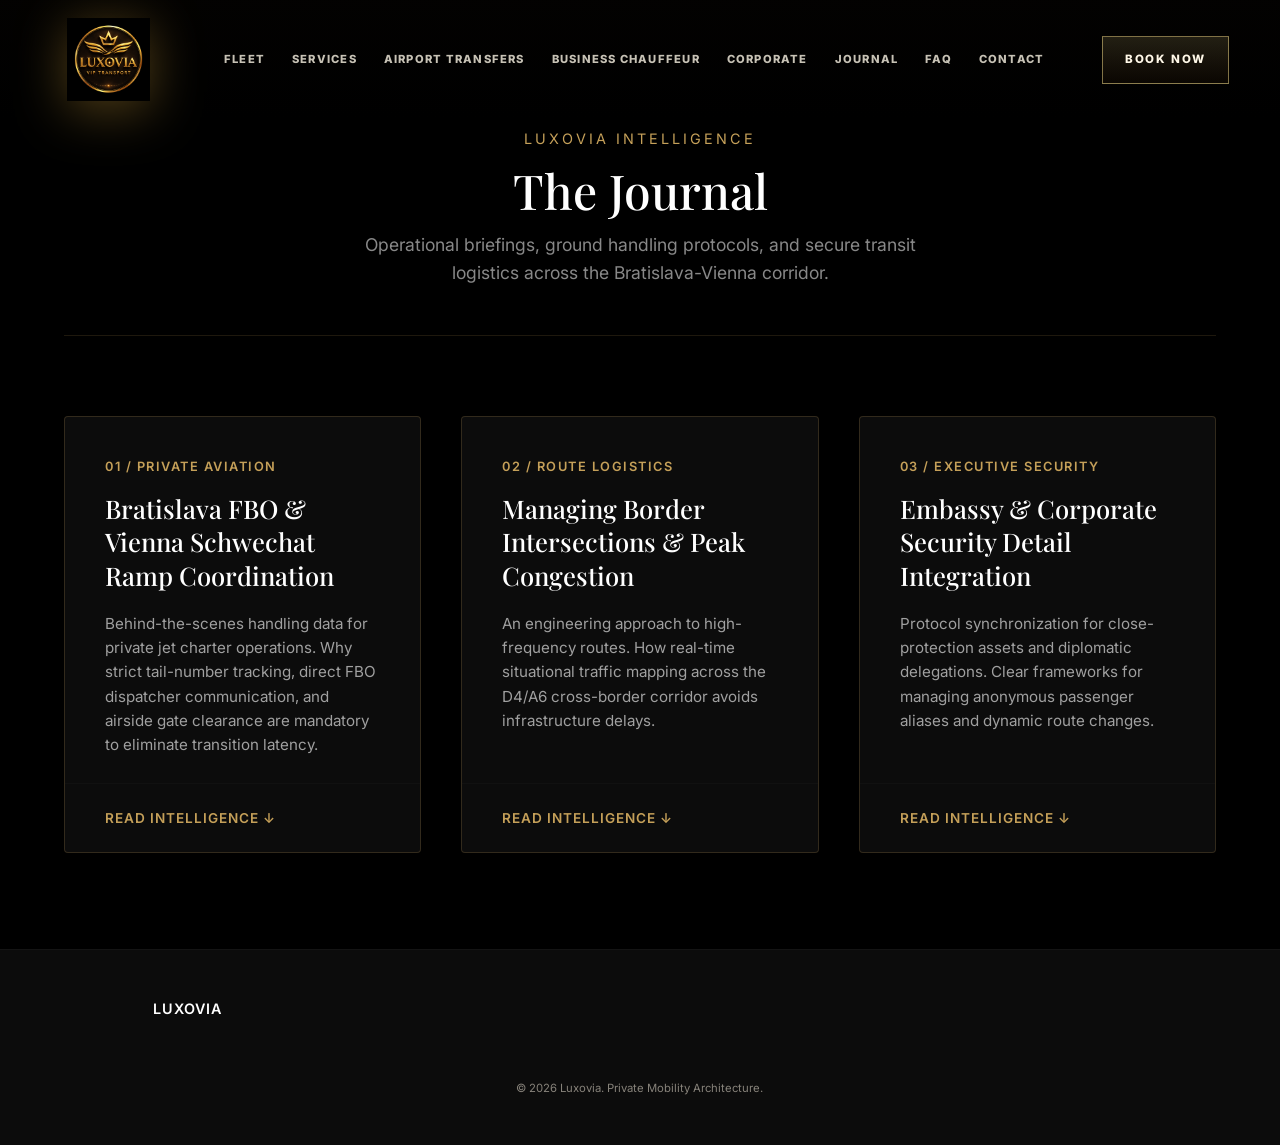
<file: journal.html>
<!doctype html>
<html lang="en">
  <head>
    <meta charset="UTF-8" />
    <meta name="viewport" content="width=device-width, initial-scale=1.0" />
    <title>Journal | Luxovia Premium Private Mobility Insights</title>
    <meta name="description" content="Exclusive ground logistics protocols, private aviation handling, and elite mobility architecture across Bratislava, Vienna, and Central Europe." />
    <link rel="stylesheet" href="../styles.css" />
    <link href="https://fonts.googleapis.com/css2?family=Inter:wght@400;500;600;700&family=Playfair+Display:wght@500;600;700&display=swap" rel="stylesheet" />
    <style>
      .journal-card {
        background: #0c0c0c;
        border: 1px solid rgba(197, 160, 89, 0.2);
        border-radius: 4px;
        overflow: hidden;
        display: flex;
        flex-direction: column;
        justify-content: space-between;
        transition: all 0.3s ease;
      }
      .article-content {
        max-height: 0;
        overflow: hidden;
        transition: max-height 0.5s ease-out, padding 0.3s ease;
        padding: 0 2.5rem;
        color: #b0b0b0;
        font-size: 0.95rem;
        line-height: 1.7;
        border-top: 1px solid transparent;
      }
      .journal-card.is-expanded .article-content {
        max-height: 1000px;
        padding: 2rem 2.5rem;
        border-top: 1px solid rgba(197, 160, 89, 0.1);
        background: #080808;
      }
      .read-btn {
        background: none;
        border: none;
        color: #c5a059;
        font-size: 0.85rem;
        font-weight: 600;
        text-transform: uppercase;
        letter-spacing: 1px;
        cursor: pointer;
        padding: 1.5rem 2.5rem;
        width: 100%;
        text-align: left;
        border-top: 1px solid rgba(255,255,255,0.02);
        transition: color 0.2s;
      }
      .journal-card.is-expanded .read-btn {
        color: #ffffff;
      }
    </style>
  </head>
  <body style="background: #000000; color: #ffffff; min-height: 100vh; display: flex; flex-direction: column;">

    <header class="site-header">
      <a class="brand" href="../index.html">LUXOVIA</a>
      <nav class="nav-links" aria-label="Primary navigation">
        <a href="../fleet.html">Fleet</a>
        <a href="../services.html">Services</a>
        <a href="../airport-transfers.html">Airport Transfers</a>
        <a href="../business-chauffeur.html">Business Chauffeur</a>
        <a href="../corporate-accounts.html">Corporate</a>
        <a class="active" href="./">Journal</a>
        <a href="../faq.html">FAQ</a>
        <a href="../contact.html">Contact</a>
      </nav>
      <a class="nav-cta" href="../booking.html">Book now</a>
    </header>

    <main style="flex: 1; padding: 8rem 0 6rem 0;">
      <div class="container" style="max-width: 1200px; margin: 0 auto; padding: 0 1.5rem;">
        
        <!-- Header Section -->
        <div style="text-align: center; margin-bottom: 5rem; border-bottom: 1px solid rgba(197, 160, 89, 0.15); padding-bottom: 3rem;">
          <span style="color: #c5a059; font-size: 0.9rem; text-transform: uppercase; letter-spacing: 3px; display: block; margin-bottom: 1rem;">Luxovia Intelligence</span>
          <h1 style="font-family: 'Playfair Display', serif; font-size: 3rem; margin: 0 0 1rem 0; color: #ffffff; font-weight: 500;">The Journal</h1>
          <p style="color: #888888; font-size: 1.1rem; max-width: 600px; margin: 0 auto; line-height: 1.6;">Operational briefings, ground handling protocols, and secure transit logistics across the Bratislava-Vienna corridor.</p>
        </div>

        <!-- Journal Grid Matrix -->
        <div style="display: grid; grid-template-columns: repeat(auto-fit, minmax(340px, 1fr)); gap: 2.5rem; width: 100%;">
          
          <!-- Article 1: Private Aviation -->
          <div class="journal-card">
            <div style="padding: 2.5rem 2.5rem 1.5rem 2.5rem;">
              <span style="color: #c5a059; font-size: 0.8rem; font-weight: 600; text-transform: uppercase; letter-spacing: 1.5px; display: block; margin-bottom: 1rem;">01 / Private Aviation</span>
              <h2 style="font-family: 'Playfair Display', serif; font-size: 1.6rem; margin: 0 0 1.25rem 0; color: #ffffff; line-height: 1.3; font-weight: 500;">Bratislava FBO & Vienna Schwechat Ramp Coordination</h2>
              <p style="color: #a0a0a0; font-size: 0.95rem; line-height: 1.6; margin: 0;">Behind-the-scenes handling data for private jet charter operations. Why strict tail-number tracking, direct FBO dispatcher communication, and airside gate clearance are mandatory to eliminate transition latency.</p>
            </div>
            <div class="article-content">
              <strong>Operational Standards:</strong><br><br>
              To eliminate latency during critical airside handoffs, Luxovia routes dispatch logs directly through active General Aviation Terminals (GAT). Chauffeurs log tail numbers 45 minutes prior to touchdown, cross-referencing live runway tracking feeds to anticipate gate deviations.<br><br>
              At Vienna Schwechat (VIE) FBO setups, pre-cleared ramp gate permits are synchronized with landing slots to establish immediate terminal-to-sedan transition sequencing, completely omitting standard public passenger arrivals bottlenecks.
            </div>
            <button class="read-btn" onclick="toggleArticle(this)">Read Intelligence ↓</button>
          </div>

          <!-- Article 2: Route Security -->
          <div class="journal-card">
            <div style="padding: 2.5rem 2.5rem 1.5rem 2.5rem;">
              <span style="color: #c5a059; font-size: 0.8rem; font-weight: 600; text-transform: uppercase; letter-spacing: 1.5px; display: block; margin-bottom: 1rem;">02 / Route Logistics</span>
              <h2 style="font-family: 'Playfair Display', serif; font-size: 1.6rem; margin: 0 0 1.25rem 0; color: #ffffff; line-height: 1.3; font-weight: 500;">Managing Border Intersections & Peak Congestion</h2>
              <p style="color: #a0a0a0; font-size: 0.95rem; line-height: 1.6; margin: 0;">An engineering approach to high-frequency routes. How real-time situational traffic mapping across the D4/A6 cross-border corridor avoids infrastructure delays.</p>
            </div>
            <div class="article-content">
              <strong>Route Engineering Logistics:</strong><br><br>
              The Bratislava-Vienna highway segment contains crucial structural vulnerabilities during morning commute spikes. Luxovia maps telemetry profiles across alternate secondary ports, bypassing regional check stations along the A6 corridor if traffic density indexes expand above safe performance limits.<br><br>
              Vehicles remain dynamically connected to central logistics operators, ensuring arrival window schedules maintain sub-minute precision parameters despite macro weather or diplomatic delay incidents.
            </div>
            <button class="read-btn" onclick="toggleArticle(this)">Read Intelligence ↓</button>
          </div>

          <!-- Article 3: Diplomatic/Corporate Protocols -->
          <div class="journal-card">
            <div style="padding: 2.5rem 2.5rem 1.5rem 2.5rem;">
              <span style="color: #c5a059; font-size: 0.8rem; font-weight: 600; text-transform: uppercase; letter-spacing: 1.5px; display: block; margin-bottom: 1rem;">03 / Executive Security</span>
              <h2 style="font-family: 'Playfair Display', serif; font-size: 1.6rem; margin: 0 0 1.25rem 0; color: #ffffff; line-height: 1.3; font-weight: 500;">Embassy & Corporate Security Detail Integration</h2>
              <p style="color: #a0a0a0; font-size: 0.95rem; line-height: 1.6; margin: 0;">Protocol synchronization for close-protection assets and diplomatic delegations. Clear frameworks for managing anonymous passenger aliases and dynamic route changes.</p>
            </div>
            <div class="article-content">
              <strong>Security Protocol Mapping:</strong><br><br>
              When working alongside assigned private close-protection assets or state diplomatic networks, our operations desk provides a unified communications layer. Chauffeurs operate under vetted security directives, acknowledging private passenger aliases and implementing encrypted drop-off sequences.<br><br>
              Primary and secondary route strategies are pre-run, establishing safe haven coordinates along the path to guarantee total contingency readiness for high-profile transits.
            </div>
            <button class="read-btn" onclick="toggleArticle(this)">Read Intelligence ↓</button>
          </div>

        </div>

      </div>
    </main>

    <footer class="site-footer" style="padding: 3rem 0; background: #0c0c0c; border-top: 1px solid #141414; text-align: center; font-size: 0.85rem; color: #666666;">
      <div style="margin-bottom: 1rem;">
        <a href="../index.html" style="color: #ffffff; text-decoration: none; font-weight: 600; letter-spacing: 1px; font-size: 0.9rem;">LUXOVIA</a>
      </div>
      <small>© 2026 Luxovia. Private Mobility Architecture.</small>
    </footer>

    <script>
      function toggleArticle(button) {
        const card = button.parentElement;
        const isExpanded = card.classList.contains('is-expanded');
        
        // Close all cards first to keep view clean
        document.querySelectorAll('.journal-card').forEach(c => {
          c.classList.remove('is-expanded');
          c.querySelector('.read-btn').textContent = "Read Intelligence ↓";
        });
        
        if (!isExpanded) {
          card.classList.add('is-expanded');
          button.textContent = "Close Article ↑";
        }
      }
    </script>
  </body>
</html>
</file>
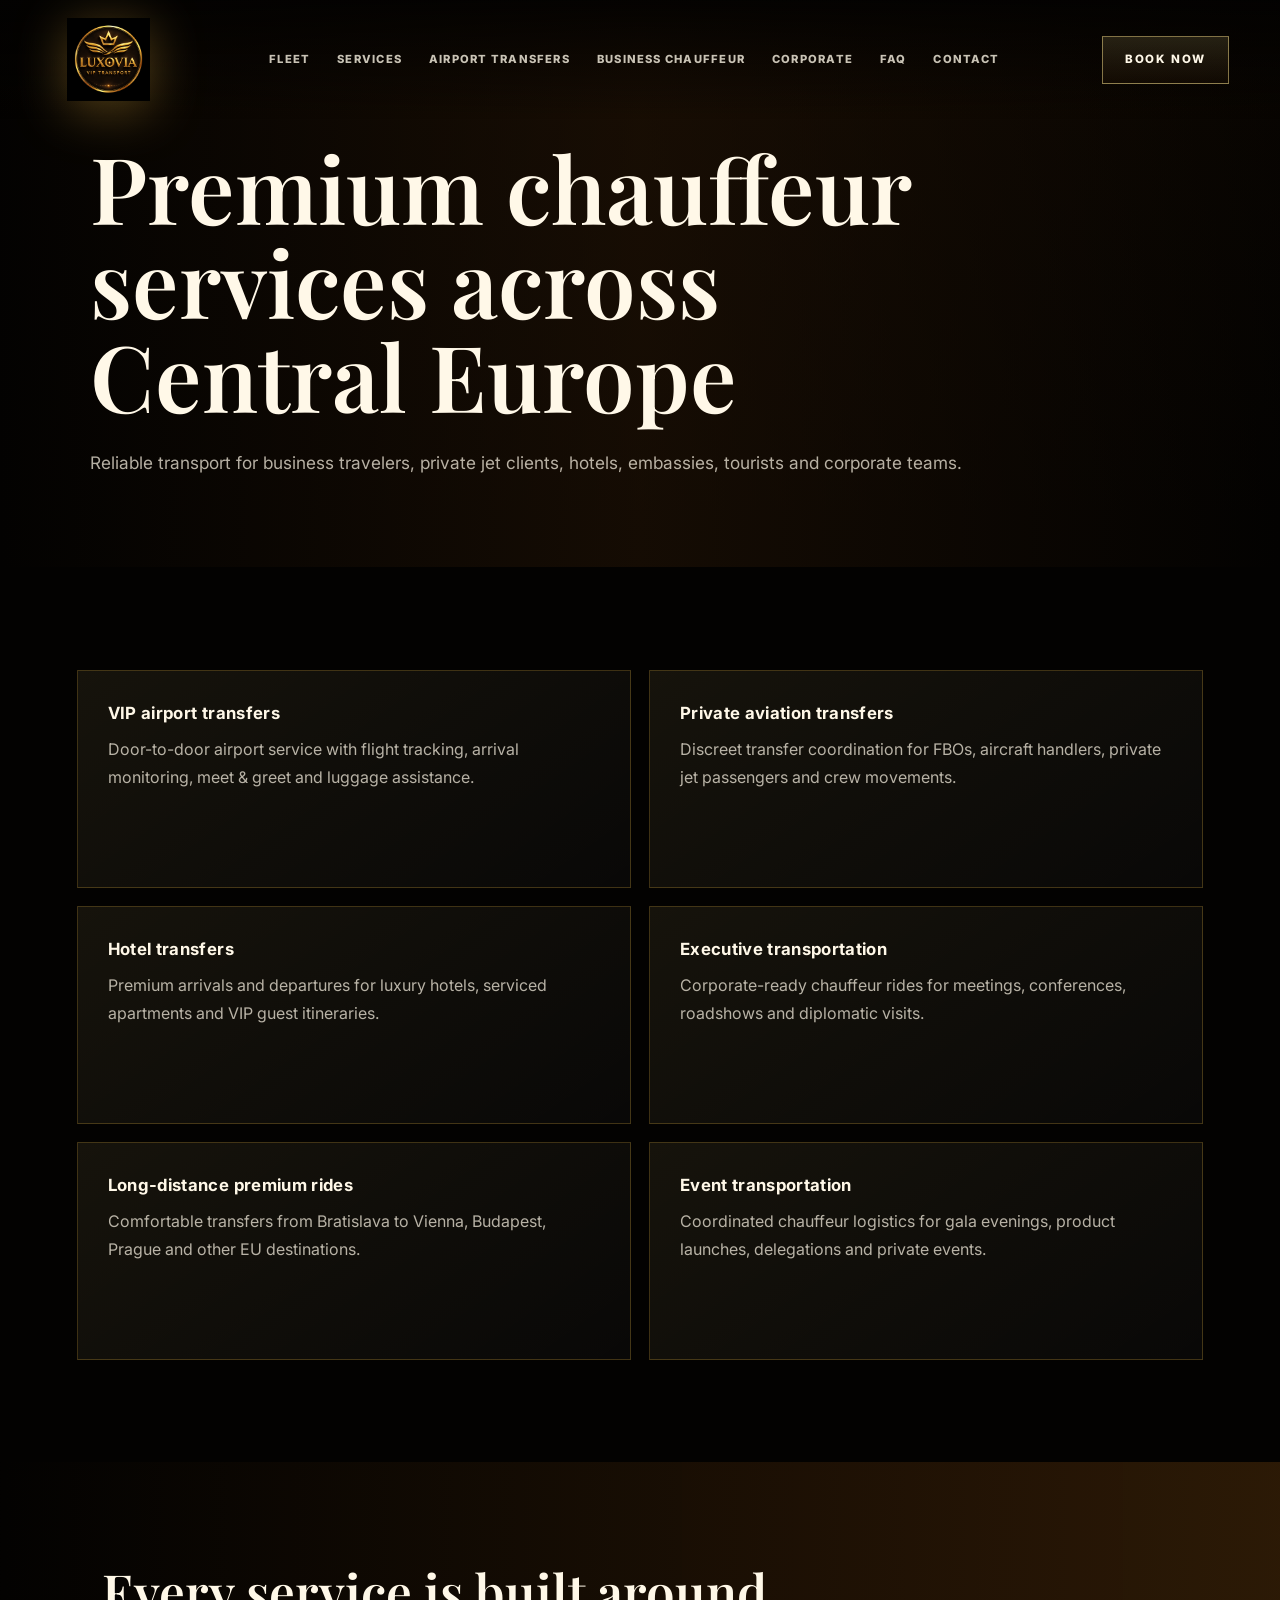
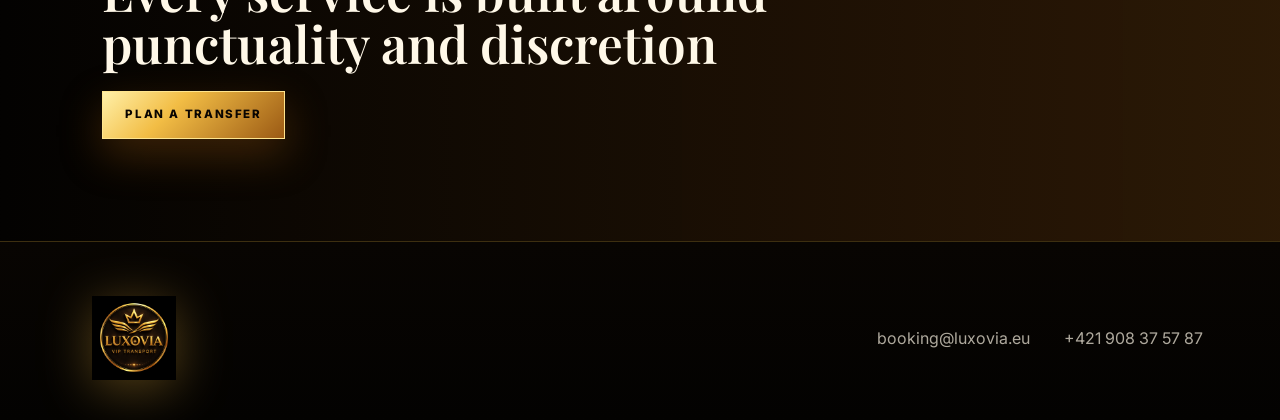
<file: services.html>
<!doctype html>
<html lang="en">
  <head><meta charset="UTF-8" /><meta name="viewport" content="width=device-width, initial-scale=1.0" /><title>Luxovia Services | VIP Transfers & Executive Transport Slovakia</title><meta name="description" content="VIP airport transfers, private aviation transfers, hotel transfers, executive transportation, event transportation and long-distance premium rides across Slovakia and Europe." /><link rel="preconnect" href="https://fonts.googleapis.com" /><link rel="preconnect" href="https://fonts.gstatic.com" crossorigin /><link href="https://fonts.googleapis.com/css2?family=Inter:wght@400;500;600;700;800&family=Playfair+Display:wght@500;600;700&display=swap" rel="stylesheet" /><link rel="stylesheet" href="./styles.css" /></head>
  <body><header class="site-header" data-header><a class="brand" href="./index.html">LUXOVIA</a><nav class="nav-links"><a href="./fleet.html">Fleet</a><a href="./services.html">Services</a><a href="./airport-transfers.html">Airport Transfers</a><a href="./business-chauffeur.html">Business Chauffeur</a><a href="./corporate-accounts.html">Corporate</a><a href="./faq.html">FAQ</a><a href="./contact.html">Contact</a></nav><a class="nav-cta" href="./booking.html">Book now</a><button class="menu-toggle" type="button" aria-label="Toggle navigation" data-menu-toggle><span></span><span></span></button></header>
    <main><section class="page-hero services-page"><div class="page-hero-overlay"></div><div><h1>Premium chauffeur services across Central Europe</h1><p>Reliable transport for business travelers, private jet clients, hotels, embassies, tourists and corporate teams.</p></div></section>
      <section class="section"><div class="service-grid large"><article><h3>VIP airport transfers</h3><p>Door-to-door airport service with flight tracking, arrival monitoring, meet & greet and luggage assistance.</p></article><article><h3>Private aviation transfers</h3><p>Discreet transfer coordination for FBOs, aircraft handlers, private jet passengers and crew movements.</p></article><article><h3>Hotel transfers</h3><p>Premium arrivals and departures for luxury hotels, serviced apartments and VIP guest itineraries.</p></article><article><h3>Executive transportation</h3><p>Corporate-ready chauffeur rides for meetings, conferences, roadshows and diplomatic visits.</p></article><article><h3>Long-distance premium rides</h3><p>Comfortable transfers from Bratislava to Vienna, Budapest, Prague and other EU destinations.</p></article><article><h3>Event transportation</h3><p>Coordinated chauffeur logistics for gala evenings, product launches, delegations and private events.</p></article></div></section>
      <section class="cta-band"><h2>Every service is built around punctuality and discretion</h2><a class="button primary" href="./booking.html">Plan a transfer</a></section></main>
    <footer class="site-footer compact"><a class="brand" href="./index.html">LUXOVIA</a><a href="mailto:booking@luxovia.eu">booking@luxovia.eu</a><a href="tel:+421908375787">+421 908 37 57 87</a></footer><script src="./script.js"></script></body>
</html>
</file>
<file: styles.css>
:root {
  --black: #050505;
  --charcoal: #101112;
  --graphite: #191b1d;
  --soft-black: #08090a;
  --white: #f7f7f4;
  --muted: #b7babd;
  --silver: #d9dde1;
  --line: rgba(217, 221, 225, 0.18);
  --line-strong: rgba(217, 221, 225, 0.34);
  --metal: #aeb4ba;
  --serif: "Playfair Display", Georgia, serif;
  --sans: "Inter", Arial, sans-serif;
  --shadow: 0 28px 90px rgba(0, 0, 0, 0.42);
  --ease: cubic-bezier(0.22, 1, 0.36, 1);
}

* {
  box-sizing: border-box;
}

html {
  scroll-behavior: smooth;
}

body {
  margin: 0;
  background: var(--black);
  color: var(--white);
  font-family: var(--sans);
  line-height: 1.5;
  overflow-x: hidden;
}

body::selection {
  background: var(--silver);
  color: var(--black);
}

img {
  display: block;
  width: 100%;
}

a {
  color: inherit;
  text-decoration: none;
}

button,
input,
select {
  font: inherit;
}

.site-header {
  position: fixed;
  top: 0;
  left: 0;
  right: 0;
  z-index: 40;
  display: grid;
  grid-template-columns: auto 1fr auto;
  align-items: center;
  gap: 28px;
  padding: 26px clamp(18px, 4vw, 56px);
  color: var(--white);
  background: linear-gradient(180deg, rgba(3, 3, 3, 0.82), rgba(3, 3, 3, 0));
  transition: padding 220ms ease, background 220ms ease, border-color 220ms ease;
}

.site-header.is-scrolled {
  padding-block: 15px;
  background: rgba(5, 5, 5, 0.9);
  backdrop-filter: blur(18px);
  border-bottom: 1px solid var(--line);
}

.brand {
  font-family: var(--serif);
  font-size: clamp(1.18rem, 1.8vw, 1.74rem);
  font-weight: 700;
  letter-spacing: 0.22em;
  white-space: nowrap;
}

.nav-links {
  display: flex;
  align-items: center;
  justify-content: center;
  gap: clamp(14px, 2.1vw, 34px);
  font-size: 0.7rem;
  font-weight: 800;
  letter-spacing: 0.11em;
  text-transform: uppercase;
}

.nav-links a {
  color: rgba(247, 247, 244, 0.78);
  transition: color 180ms ease;
}

.nav-links a:hover,
.site-footer a:hover {
  color: var(--silver);
}

.nav-cta,
.button {
  display: inline-flex;
  align-items: center;
  justify-content: center;
  min-height: 48px;
  padding: 0 22px;
  border: 1px solid var(--line-strong);
  background: rgba(255, 255, 255, 0.06);
  color: var(--white);
  font-size: 0.72rem;
  font-weight: 800;
  letter-spacing: 0.14em;
  text-transform: uppercase;
  transition: transform 180ms var(--ease), background 180ms ease, border-color 180ms ease;
}

.nav-cta {
  justify-self: end;
}

.button.primary {
  background: var(--white);
  color: var(--black);
  border-color: var(--white);
}

.button.ghost {
  background: rgba(255, 255, 255, 0.05);
  color: var(--white);
}

.button.full {
  width: 100%;
  cursor: pointer;
}

.nav-cta:hover,
.button:hover {
  transform: translateY(-2px);
  border-color: var(--silver);
}

.menu-toggle {
  display: none;
  width: 46px;
  height: 46px;
  border: 1px solid var(--line);
  background: rgba(255, 255, 255, 0.04);
  color: var(--white);
}

.menu-toggle span {
  display: block;
  width: 18px;
  height: 1px;
  margin: 5px auto;
  background: currentColor;
}

.hero {
  position: relative;
  min-height: 100vh;
  overflow: hidden;
}

.home-hero {
  display: grid;
  align-items: center;
}

.hero-media,
.hero-overlay {
  position: absolute;
  inset: 0;
}

.hero-media {
  background-image: url("https://images.unsplash.com/photo-1619767886558-efdc259cde1a?auto=format&fit=crop&w=2400&q=90");
  background-position: center;
  background-size: cover;
  filter: saturate(0.55) brightness(0.7) contrast(1.08);
  transform: scale(1.02);
}

.hero-overlay {
  background:
    radial-gradient(circle at 75% 46%, rgba(255, 255, 255, 0.1), transparent 24%),
    linear-gradient(90deg, rgba(5, 5, 5, 0.92) 0%, rgba(5, 5, 5, 0.72) 38%, rgba(5, 5, 5, 0.24) 76%),
    linear-gradient(0deg, rgba(5, 5, 5, 0.98) 0%, rgba(5, 5, 5, 0) 34%);
}

.hero-inner {
  position: relative;
  z-index: 2;
  display: grid;
  grid-template-columns: minmax(0, 1fr) minmax(360px, 440px);
  gap: clamp(34px, 6vw, 86px);
  align-items: end;
  width: min(1280px, calc(100% - 36px));
  margin: 0 auto;
  padding: 132px 0 70px;
}

.hero-copy {
  max-width: 760px;
  min-width: 0;
}

h1,
h2,
h3,
p {
  margin-top: 0;
}

h1,
h2 {
  font-family: var(--serif);
  font-weight: 600;
  line-height: 1.02;
  letter-spacing: 0;
}

h1 {
  margin-bottom: 26px;
  font-size: clamp(3.4rem, 7.2vw, 6.9rem);
}

h1 .line {
  display: block;
}

.mobile-heading {
  display: none;
}

h2 {
  margin-bottom: 22px;
  font-size: clamp(2.25rem, 4vw, 4.4rem);
}

h3 {
  margin-bottom: 10px;
  font-size: 1.05rem;
  letter-spacing: 0.02em;
}

.hero-copy p,
.section-head p,
.cta-band p,
.page-hero p,
.why-copy p,
.site-footer p {
  color: rgba(247, 247, 244, 0.74);
  font-size: clamp(1rem, 1.35vw, 1.18rem);
  line-height: 1.75;
}

.hero-copy p {
  max-width: 650px;
  margin-bottom: 36px;
}

.hero-actions {
  display: flex;
  flex-wrap: wrap;
  gap: 14px;
}

.booking-panel {
  display: grid;
  gap: 16px;
  min-width: 0;
  padding: 24px;
  background: rgba(12, 13, 14, 0.76);
  border: 1px solid var(--line);
  box-shadow: var(--shadow);
  backdrop-filter: blur(20px);
}

.booking-panel.light {
  background: #111214;
}

.booking-panel.wide {
  width: min(760px, 100%);
  margin: 0 auto;
}

.panel-title {
  display: flex;
  flex-wrap: wrap;
  align-items: end;
  justify-content: space-between;
  gap: 14px;
  padding-bottom: 14px;
  border-bottom: 1px solid var(--line);
}

.panel-title strong {
  font-family: var(--serif);
  font-size: 1.35rem;
}

.panel-title span,
.quote-link,
.section-kicker {
  color: var(--muted);
  font-size: 0.7rem;
  font-weight: 800;
  letter-spacing: 0.14em;
  text-transform: uppercase;
}

.booking-panel label {
  display: grid;
  gap: 7px;
  color: rgba(247, 247, 244, 0.72);
  font-size: 0.76rem;
  font-weight: 800;
  letter-spacing: 0.11em;
  text-transform: uppercase;
}

.booking-panel input,
.booking-panel select {
  min-width: 0;
  height: 46px;
  padding: 0 12px;
  border: 1px solid rgba(217, 221, 225, 0.22);
  background: rgba(255, 255, 255, 0.06);
  color: var(--white);
  outline: none;
}

.booking-panel input:focus,
.booking-panel select:focus {
  border-color: var(--silver);
}

.booking-panel option {
  background: var(--black);
}

.form-row {
  display: grid;
  grid-template-columns: 1fr 1fr;
  gap: 12px;
}

.quote-link {
  justify-self: center;
  color: var(--silver);
}

.payment-link {
  display: none;
}

.quote-result {
  display: grid;
  gap: 14px;
  padding: 22px;
  border: 1px solid rgba(217, 221, 225, 0.42);
  background: rgba(255, 255, 255, 0.08);
}

.quote-label {
  color: var(--muted);
  font-size: 0.68rem;
  font-weight: 900;
  letter-spacing: 0.14em;
  text-transform: uppercase;
}

.quote-result strong {
  font-family: var(--serif);
  font-size: clamp(1.85rem, 4vw, 2.7rem);
  line-height: 1;
}

.quote-result p,
.quote-result small {
  margin: 0;
  color: rgba(247, 247, 244, 0.72);
  line-height: 1.65;
}

.quote-meta,
.quote-actions {
  display: grid;
  gap: 10px;
}

.quote-meta {
  grid-template-columns: repeat(3, minmax(0, 1fr));
}

.quote-meta span {
  padding: 12px;
  border: 1px solid var(--line);
  color: var(--silver);
  font-size: 0.72rem;
  font-weight: 800;
  letter-spacing: 0.08em;
  text-transform: uppercase;
}

.trust-bar,
.partner-strip {
  display: flex;
  flex-wrap: wrap;
  justify-content: center;
  gap: 0;
  background: #0b0c0d;
  border-block: 1px solid var(--line);
}

.trust-bar span,
.partner-strip span {
  padding: 18px clamp(18px, 3.6vw, 52px);
  border-right: 1px solid var(--line);
  color: rgba(247, 247, 244, 0.66);
  font-size: 0.72rem;
  font-weight: 800;
  letter-spacing: 0.14em;
  text-transform: uppercase;
}

.section {
  padding: clamp(66px, 8vw, 120px) clamp(20px, 6vw, 92px);
}

.dark-section {
  background: linear-gradient(135deg, #090a0b, #151719);
}

.services-section,
.testimonials {
  background: var(--black);
}

.pricing-section {
  background:
    linear-gradient(180deg, rgba(255, 255, 255, 0.03), rgba(255, 255, 255, 0)),
    var(--soft-black);
}

.section-kicker {
  margin-bottom: 12px;
  color: var(--silver);
}

.section-head {
  max-width: 1040px;
  margin-bottom: 36px;
}

.section-head.split {
  display: grid;
  grid-template-columns: minmax(0, 1fr) minmax(280px, 0.7fr);
  gap: 38px;
  align-items: end;
}

.section-head.centered {
  margin-inline: auto;
  text-align: center;
}

.price-grid,
.fleet-grid,
.service-grid,
.review-grid {
  display: grid;
  gap: 18px;
}

.price-grid {
  grid-template-columns: repeat(4, minmax(0, 1fr));
}

.price-grid article,
.service-grid a,
.service-grid article,
.review-grid blockquote,
.faq-list details {
  background: rgba(255, 255, 255, 0.04);
  border: 1px solid var(--line);
  transition: transform 220ms var(--ease), border-color 220ms ease, background 220ms ease;
}

.price-grid article {
  min-height: 170px;
  padding: 24px;
}

.price-grid article:hover,
.service-grid a:hover,
.vehicle-card:hover,
.review-grid blockquote:hover {
  transform: translateY(-4px);
  border-color: rgba(217, 221, 225, 0.5);
  background: rgba(255, 255, 255, 0.06);
}

.price-grid span,
.price-grid small {
  display: block;
  color: var(--muted);
}

.price-grid strong {
  display: block;
  margin: 20px 0 8px;
  font-family: var(--serif);
  font-size: 1.8rem;
  font-weight: 600;
}

.fleet-grid {
  grid-template-columns: repeat(3, minmax(0, 1fr));
}

.fleet-grid.expanded {
  grid-template-columns: repeat(2, minmax(0, 1fr));
}

.vehicle-card {
  overflow: hidden;
  background: #0b0c0d;
  border: 1px solid var(--line);
  transition: transform 220ms var(--ease), border-color 220ms ease;
}

.vehicle-card img {
  aspect-ratio: 16 / 10;
  object-fit: cover;
  filter: grayscale(0.35) contrast(1.06);
}

.vehicle-card div {
  padding: 24px;
}

.vehicle-card p,
.service-grid p,
.review-grid p,
.faq-list p,
.two-col p,
.contact-layout p {
  color: rgba(247, 247, 244, 0.7);
  line-height: 1.72;
}

.text-link {
  align-self: center;
  color: var(--silver);
  font-size: 0.78rem;
  font-weight: 800;
  letter-spacing: 0.14em;
  text-transform: uppercase;
}

.service-grid {
  grid-template-columns: repeat(3, minmax(0, 1fr));
}

.service-grid.large {
  grid-template-columns: repeat(2, minmax(0, 1fr));
}

.service-grid a,
.service-grid article {
  padding: 30px;
  min-height: 218px;
}

.why-section {
  display: grid;
  grid-template-columns: minmax(300px, 0.85fr) minmax(0, 1fr);
  gap: clamp(34px, 6vw, 82px);
  align-items: center;
  background: #111214;
}

.why-image {
  min-height: 620px;
  background-image: url("https://images.unsplash.com/photo-1500530855697-b586d89ba3ee?auto=format&fit=crop&w=1400&q=85");
  background-position: center;
  background-size: cover;
  filter: grayscale(0.25) contrast(1.02);
}

.why-list {
  display: grid;
  gap: 18px;
}

.why-list div {
  padding-top: 20px;
  border-top: 1px solid var(--line);
}

.why-list strong {
  display: block;
  margin-bottom: 6px;
  font-size: 1.03rem;
}

.testimonials h2 {
  max-width: 850px;
}

.review-grid {
  grid-template-columns: repeat(3, minmax(0, 1fr));
}

.review-grid blockquote {
  margin: 0;
  padding: 30px;
}

.review-grid cite {
  color: var(--silver);
  font-style: normal;
  font-weight: 800;
}

.cta-band {
  padding: clamp(58px, 8vw, 106px) clamp(22px, 8vw, 118px);
  background:
    linear-gradient(90deg, rgba(5, 5, 5, 0.95), rgba(5, 5, 5, 0.62)),
    url("https://images.unsplash.com/photo-1592853625511-ad0edcc69c07?auto=format&fit=crop&w=2200&q=85");
  background-position: center;
  background-size: cover;
}

.cta-band h2,
.cta-band p {
  max-width: 720px;
}

.float-whatsapp,
.float-call {
  position: fixed;
  right: 18px;
  z-index: 45;
  display: inline-flex;
  align-items: center;
  justify-content: center;
  width: 54px;
  height: 54px;
  border: 1px solid var(--line-strong);
  background: rgba(5, 5, 5, 0.88);
  color: var(--white);
  box-shadow: var(--shadow);
  font-size: 0.72rem;
  font-weight: 900;
  letter-spacing: 0.08em;
}

.float-whatsapp {
  bottom: 22px;
}

.float-call {
  bottom: 86px;
}

.site-footer {
  display: grid;
  grid-template-columns: 1.4fr repeat(3, 1fr);
  gap: 34px;
  padding: 54px clamp(22px, 6vw, 92px) 30px;
  background: #050505;
  border-top: 1px solid var(--line);
}

.site-footer.compact {
  grid-template-columns: 1fr auto auto;
  align-items: center;
}

.site-footer h3 {
  margin-bottom: 14px;
  font-size: 0.78rem;
  letter-spacing: 0.13em;
  text-transform: uppercase;
}

.site-footer a,
.site-footer span {
  display: block;
  margin-bottom: 10px;
  color: rgba(247, 247, 244, 0.68);
}

.site-footer small {
  grid-column: 1 / -1;
  color: rgba(247, 247, 244, 0.5);
}

.page-hero {
  position: relative;
  min-height: 520px;
  display: grid;
  align-items: end;
  padding: 140px clamp(22px, 7vw, 100px) 72px;
  background-position: center;
  background-size: cover;
  overflow: hidden;
}

.page-hero > div:not(.page-hero-overlay) {
  position: relative;
  z-index: 2;
  max-width: 920px;
}

.page-hero-overlay {
  position: absolute;
  inset: 0;
  background: linear-gradient(90deg, rgba(5, 5, 5, 0.92), rgba(5, 5, 5, 0.54), rgba(5, 5, 5, 0.22));
}

.fleet-page { background-image: url("https://images.unsplash.com/photo-1619767886558-efdc259cde1a?auto=format&fit=crop&w=2200&q=85"); }
.services-page { background-image: url("https://images.unsplash.com/photo-1544620347-c4fd4a3d5957?auto=format&fit=crop&w=2200&q=85"); }
.airport-page { background-image: url("https://images.unsplash.com/photo-1436491865332-7a61a109cc05?auto=format&fit=crop&w=2200&q=85"); }
.business-page { background-image: url("https://images.unsplash.com/photo-1551836022-d5d88e9218df?auto=format&fit=crop&w=2200&q=85"); }
.about-page { background-image: url("https://images.unsplash.com/photo-1494526585095-c41746248156?auto=format&fit=crop&w=2200&q=85"); }
.contact-page { background-image: url("https://images.unsplash.com/photo-1518005020951-eccb494ad742?auto=format&fit=crop&w=2200&q=85"); }
.booking-page { background-image: linear-gradient(rgba(3, 2, 1, 0.7), rgba(3, 2, 1, 0.7)), url("https://imgcdn.oto.com/large/gallery/exterior/25/1623/mercedes-benz-vito-front-angle-low-view-927069.jpg"); }
.corporate-page { background-image: url("https://images.unsplash.com/photo-1486406146926-c627a92ad1ab?auto=format&fit=crop&w=2200&q=85"); }
.faq-page { background-image: url("https://images.unsplash.com/photo-1500534314209-a25ddb2bd429?auto=format&fit=crop&w=2200&q=85"); }

.two-col,
.contact-layout,
.booking-layout {
  display: grid;
  grid-template-columns: minmax(0, 0.9fr) minmax(300px, 1fr);
  gap: clamp(34px, 6vw, 80px);
  align-items: start;
  background: #0b0c0d;
}

.booking-layout {
  grid-template-columns: 1fr;
}

.faq-list {
  display: grid;
  gap: 12px;
  background: #0b0c0d;
}
#map {
  width: 100%;
  height: 320px;
  border-radius: 20px;
  overflow: hidden;
  margin: 20px 0;
}
.map-frame {
  width: 100%;
  min-height: 300px;
  margin-top: 22px;
  border: 1px solid var(--line);
  filter: grayscale(1) invert(0.9) contrast(0.95);
}

.faq-list details {
  padding: 24px 28px;
}

.faq-list summary {
  cursor: pointer;
  font-weight: 800;
  font-size: 1.05rem;
}

.reveal {
  opacity: 0;
  transform: translateY(18px);
  transition: opacity 620ms ease, transform 620ms var(--ease);
}

.reveal.is-visible {
  opacity: 1;
  transform: translateY(0);
}

@media (prefers-reduced-motion: reduce) {
  *,
  *::before,
  *::after {
    scroll-behavior: auto !important;
    transition-duration: 0.01ms !important;
    animation-duration: 0.01ms !important;
  }
}

@media (max-width: 1120px) {
  .site-header {
    grid-template-columns: auto 1fr auto;
  }

  .nav-links {
    display: none;
  }

  .menu-toggle {
    display: block;
  }

  .site-header.menu-open .nav-links {
    position: absolute;
    top: 74px;
    left: 18px;
    right: 18px;
    display: grid;
    gap: 0;
    padding: 12px;
    background: rgba(5, 5, 5, 0.98);
    border: 1px solid var(--line);
    box-shadow: var(--shadow);
  }

  .site-header.menu-open .nav-links a {
    padding: 14px 10px;
  }

  .hero-inner,
  .section-head.split,
  .why-section,
  .two-col,
  .contact-layout {
    grid-template-columns: 1fr;
  }

  .booking-panel {
    max-width: 620px;
  }

  .price-grid,
  .service-grid,
  .review-grid {
    grid-template-columns: repeat(2, minmax(0, 1fr));
  }
}

@media (max-width: 720px) {
  .site-header {
    padding: 18px;
  }

  .nav-cta {
    display: none;
  }

  .brand {
    font-size: 1.08rem;
  }

  .hero-inner {
    padding-top: 112px;
  }

  h1 {
    font-size: clamp(2.6rem, 10vw, 3.2rem);
    line-height: 1.06;
  }

  .desktop-heading {
    display: none;
  }

  .mobile-heading {
    display: block;
  }

  .hero-copy p {
    max-width: 310px;
    font-size: 1rem;
    line-height: 1.65;
  }

  .hero-copy {
    width: calc(100vw - 48px);
    max-width: calc(100vw - 48px);
  }

  .panel-title {
    display: grid;
  }

  .hero-actions,
  .form-row,
  .price-grid,
  .fleet-grid,
  .fleet-grid.expanded,
  .service-grid,
  .service-grid.large,
  .review-grid,
  .site-footer,
  .site-footer.compact {
    grid-template-columns: 1fr;
    display: grid;
  }

  .button {
    width: 100%;
  }

  .quote-meta {
    grid-template-columns: 1fr;
  }

  .booking-panel {
    padding: 18px;
  }

  .section {
    padding-inline: 18px;
  }

  .why-image {
    min-height: 320px;
  }

  .site-footer.compact {
    justify-items: start;
  }
}

/* Luxovia gold crest visual system */
:root {
  --black: #030201;
  --charcoal: #0d0905;
  --graphite: #17100a;
  --soft-black: #070402;
  --white: #fff8e8;
  --muted: #c8aa72;
  --silver: #f7d37c;
  --gold: #f4bd42;
  --gold-bright: #ffe58e;
  --gold-deep: #a76513;
  --bronze: #7a4510;
  --line: rgba(244, 189, 66, 0.22);
  --line-strong: rgba(255, 229, 142, 0.48);
  --metal: #d99b2f;
  --shadow: 0 28px 90px rgba(0, 0, 0, 0.66);
}

body {
  background:
    linear-gradient(180deg, rgba(91, 50, 8, 0.1), transparent 520px),
    var(--black);
}

body::selection {
  background: var(--gold-bright);
  color: #080400;
}

.site-header {
  padding-block: 18px;
  background: linear-gradient(180deg, rgba(3, 2, 1, 0.92), rgba(3, 2, 1, 0));
}

.site-header.is-scrolled {
  background: rgba(3, 2, 1, 0.93);
  border-bottom-color: rgba(244, 189, 66, 0.24);
}

.brand {
  display: block;
  width: clamp(98px, 9vw, 142px);
  height: clamp(66px, 6.5vw, 96px);
  background: url("./assets/luxovia-logo.png") center / contain no-repeat;
  overflow: hidden;
  color: transparent;
  font-size: 0;
  letter-spacing: 0;
  filter: drop-shadow(0 8px 26px rgba(244, 189, 66, 0.34));
}

.nav-links a {
  color: rgba(255, 248, 232, 0.78);
}

.nav-links a:hover,
.site-footer a:hover,
.section-kicker,
.text-link,
.quote-link,
.review-grid cite,
.panel-title span,
.quote-label {
  color: var(--gold-bright);
}

.nav-cta,
.button {
  border-color: var(--line-strong);
  background: linear-gradient(180deg, rgba(255, 229, 142, 0.13), rgba(122, 69, 16, 0.08));
}

.button.primary {
  background: linear-gradient(135deg, #fff0a8 0%, #f2bd45 38%, #9b5a14 100%);
  border-color: var(--gold-bright);
  color: #090501;
  box-shadow: 0 16px 42px rgba(164, 94, 19, 0.34);
}

.button.ghost {
  background: rgba(244, 189, 66, 0.07);
}

.nav-cta:hover,
.button:hover {
  border-color: var(--gold-bright);
}

.menu-toggle,
.float-whatsapp,
.float-call {
  background: linear-gradient(145deg, rgba(255, 229, 142, 0.18), rgba(3, 2, 1, 0.92));
}

.hero-media {
  filter: saturate(0.46) sepia(0.18) brightness(0.62) contrast(1.18);
}

.hero-overlay {
  background:
    linear-gradient(90deg, rgba(3, 2, 1, 0.95) 0%, rgba(3, 2, 1, 0.76) 38%, rgba(3, 2, 1, 0.28) 76%),
    linear-gradient(0deg, rgba(3, 2, 1, 0.98) 0%, rgba(3, 2, 1, 0) 34%);
}

.hero-copy p,
.section-head p,
.cta-band p,
.page-hero p,
.why-copy p,
.site-footer p,
.vehicle-card p,
.service-grid p,
.review-grid p,
.faq-list p,
.two-col p,
.contact-layout p,
.quote-result p,
.quote-result small {
  color: rgba(255, 248, 232, 0.7);
}

.booking-panel,
.booking-panel.light {
  background:
    linear-gradient(145deg, rgba(255, 229, 142, 0.09), rgba(7, 4, 2, 0.9) 34%),
    rgba(13, 9, 5, 0.9);
  border-color: rgba(244, 189, 66, 0.28);
}

.booking-panel label {
  color: rgba(255, 248, 232, 0.74);
}

.booking-panel input,
.booking-panel select {
  border-color: rgba(244, 189, 66, 0.3);
  background: rgba(255, 238, 184, 0.06);
}

.booking-panel input:focus,
.booking-panel select:focus {
  border-color: var(--gold-bright);
}

.booking-panel option {
  background: #090501;
}

.quote-result {
  border-color: rgba(255, 229, 142, 0.52);
  background: linear-gradient(145deg, rgba(255, 229, 142, 0.12), rgba(255, 255, 255, 0.04));
}

.quote-meta span {
  color: var(--gold-bright);
}

.trust-bar,
.partner-strip {
  background: linear-gradient(90deg, #080502, #140d06, #080502);
  border-color: rgba(244, 189, 66, 0.24);
}

.trust-bar span,
.partner-strip span {
  color: rgba(255, 231, 167, 0.72);
}

.dark-section,
.why-section {
  background: linear-gradient(135deg, #070402, #17100a);
}

.pricing-section {
  background:
    linear-gradient(180deg, rgba(244, 189, 66, 0.07), rgba(255, 255, 255, 0)),
    var(--soft-black);
}

.price-grid article,
.service-grid a,
.service-grid article,
.review-grid blockquote,
.faq-list details {
  background: linear-gradient(145deg, rgba(255, 229, 142, 0.075), rgba(255, 255, 255, 0.025));
}

.price-grid article:hover,
.service-grid a:hover,
.vehicle-card:hover,
.review-grid blockquote:hover {
  border-color: rgba(255, 229, 142, 0.54);
  background: linear-gradient(145deg, rgba(255, 229, 142, 0.13), rgba(255, 255, 255, 0.04));
}

.price-grid span,
.price-grid small {
  color: var(--muted);
}

.vehicle-card {
  background: #0d0905;
}

.vehicle-card img,
.why-image {
  filter: grayscale(0.18) sepia(0.2) contrast(1.1);
}

.cta-band {
  background:
    linear-gradient(90deg, rgba(3, 2, 1, 0.96), rgba(59, 34, 8, 0.72)),
    url("https://images.unsplash.com/photo-1592853625511-ad0edcc69c07?auto=format&fit=crop&w=2200&q=85");
}

.site-footer {
  background: linear-gradient(180deg, #080502, #030201);
  border-top-color: rgba(244, 189, 66, 0.24);
}

.site-footer a,
.site-footer span {
  color: rgba(255, 248, 232, 0.68);
}

.site-footer small {
  color: rgba(255, 248, 232, 0.5);
}

.page-hero-overlay {
  background: linear-gradient(90deg, rgba(3, 2, 1, 0.94), rgba(32, 18, 5, 0.62), rgba(3, 2, 1, 0.28));
}

.two-col,
.contact-layout,
.booking-layout,
.faq-list {
  background: #0d0905;
}

.map-frame {
  border-color: rgba(244, 189, 66, 0.28);
}

@media (max-width: 1120px) {
  .site-header.menu-open .nav-links {
    background: rgba(3, 2, 1, 0.98);
    border-color: rgba(244, 189, 66, 0.28);
  }
}

@media (max-width: 720px) {
  .brand {
    width: 86px;
    height: 62px;
  }
}
.eto-booking-shell {
  display: grid;
  gap: 16px;
  min-width: 0;
  max-height: min(760px, calc(100vh - 190px));
  overflow: auto;
  padding: 20px;
  background:
    linear-gradient(145deg, rgba(255, 229, 142, 0.09), rgba(7, 4, 2, 0.9) 34%),
    rgba(13, 9, 5, 0.9);
  border: 1px solid rgba(244, 189, 66, 0.28);
  box-shadow: var(--shadow);
  backdrop-filter: blur(20px);
  scrollbar-width: thin;
  scrollbar-color: var(--gold) rgba(255, 255, 255, 0.08);
}

.eto-booking-frame {
  display: block;
  width: 1px;
  min-width: 100%;
  min-height: 620px;
  border: 0;
  background: transparent;
}

@media (max-width: 720px) {
  .eto-booking-shell {
    padding: 16px;
    max-height: none;
  }

  .eto-booking-frame {
    min-height: 720px;
  }
}

/* 2026 native booking experience */
.header-actions {
  display: flex;
  align-items: center;
  justify-content: flex-end;
  gap: 10px;
}

.language-select {
  display: inline-flex;
  align-items: center;
  gap: 7px;
  min-height: 46px;
  padding: 0 10px;
  border: 1px solid var(--line-strong);
  background: rgba(8, 5, 2, 0.74);
  color: var(--gold-bright);
}

.language-select select {
  border: 0;
  background: transparent;
  color: var(--white);
  outline: 0;
  font-size: 0.72rem;
  font-weight: 800;
}

.language-select option {
  background: #080502;
}

.booking-hero-inner {
  grid-template-columns: minmax(0, 0.9fr) minmax(520px, 1.1fr);
  align-items: center;
  width: min(1400px, calc(100% - 48px));
  padding-top: 142px;
}

.booking-hero-inner .hero-copy {
  max-width: 700px;
}

.booking-hero-inner h1 {
  font-size: clamp(3.55rem, 5.8vw, 6.8rem);
  color: #fff8e8;
}

.hero-proof {
  display: grid;
  grid-template-columns: repeat(3, minmax(0, 1fr));
  gap: 0;
  max-width: 680px;
  margin-top: 42px;
  border-block: 1px solid var(--line);
}

.hero-proof div {
  padding: 18px 20px 18px 0;
}

.hero-proof div + div {
  padding-left: 20px;
  border-left: 1px solid var(--line);
}

.hero-proof strong,
.hero-proof span {
  display: block;
}

.hero-proof strong {
  color: var(--gold-bright);
  font-family: var(--serif);
  font-size: 1.08rem;
}

.hero-proof span {
  margin-top: 5px;
  color: rgba(255, 248, 232, 0.62);
  font-size: 0.73rem;
  line-height: 1.45;
}

.lux-booking {
  position: relative;
  z-index: 3;
  padding: clamp(22px, 2.6vw, 34px);
  border: 1px solid rgba(244, 189, 66, 0.54);
  background:
    linear-gradient(145deg, rgba(255, 229, 142, 0.08), transparent 34%),
    rgba(5, 3, 1, 0.93);
  box-shadow: 0 34px 100px rgba(0, 0, 0, 0.7);
  backdrop-filter: blur(20px);
}

.booking-heading {
  display: flex;
  align-items: end;
  justify-content: space-between;
  gap: 20px;
  margin-bottom: 22px;
  padding-bottom: 18px;
  border-bottom: 1px solid var(--line);
}

.booking-heading h2 {
  margin: 2px 0 0;
  font-size: clamp(2rem, 3vw, 2.7rem);
}

.booking-step,
.secure-note {
  color: var(--gold-bright);
  font-size: 0.67rem;
  font-weight: 800;
  letter-spacing: 0.14em;
  text-transform: uppercase;
}

.secure-note {
  padding-bottom: 7px;
  color: rgba(255, 248, 232, 0.62);
}

#luxovia-booking-form {
  display: grid;
  gap: 15px;
}

.booking-grid {
  display: grid;
  gap: 12px;
}

.booking-grid-locations,
.booking-grid-compact {
  grid-template-columns: repeat(2, minmax(0, 1fr));
}

.booking-grid-compact {
  grid-template-columns: repeat(4, minmax(0, 1fr));
}

#luxovia-booking-form label {
  position: relative;
  display: grid;
  gap: 7px;
  min-width: 0;
  color: rgba(255, 248, 232, 0.68);
  font-size: 0.68rem;
  font-weight: 800;
  letter-spacing: 0.1em;
  text-transform: uppercase;
}

#luxovia-booking-form input,
#luxovia-booking-form select {
  width: 100%;
  min-width: 0;
  height: 48px;
  padding: 0 13px;
  border: 1px solid rgba(244, 189, 66, 0.3);
  border-radius: 0;
  background: rgba(255, 246, 220, 0.055);
  color: var(--white);
  outline: 0;
  font-size: 0.82rem;
  font-weight: 600;
  letter-spacing: 0;
  text-transform: none;
  color-scheme: dark;
  transition: border-color 180ms ease, background 180ms ease;
}

#luxovia-booking-form input:focus,
#luxovia-booking-form select:focus {
  border-color: var(--gold-bright);
  background: rgba(255, 246, 220, 0.09);
}

#luxovia-booking-form option {
  background: #080502;
}

.radius-note,
.booking-privacy {
  margin: -5px 0 0;
  color: rgba(255, 248, 232, 0.48);
  font-size: 0.68rem;
  line-height: 1.5;
}

.booking-options {
  display: flex;
  flex-wrap: wrap;
  gap: 12px 24px;
  padding: 4px 0;
}

#luxovia-booking-form .toggle-row {
  display: flex;
  grid-template-columns: none;
  align-items: center;
  gap: 9px;
  cursor: pointer;
}

#luxovia-booking-form .toggle-row input {
  width: 17px;
  height: 17px;
  accent-color: var(--gold);
}

.booking-optional {
  grid-template-columns: repeat(2, minmax(0, 1fr));
}

.booking-submit {
  min-height: 54px;
  margin-top: 2px;
}

.booking-error {
  min-height: 18px;
  margin: 0;
  color: #ffb09e;
  font-size: 0.75rem;
}

.location-suggestions {
  position: absolute;
  top: calc(100% + 4px);
  left: 0;
  right: 0;
  z-index: 80;
  display: none;
  max-height: 260px;
  overflow-y: auto;
  border: 1px solid rgba(244, 189, 66, 0.42);
  background: #0b0703;
  box-shadow: 0 18px 50px rgba(0, 0, 0, 0.72);
}

.location-suggestions.is-open {
  display: block;
}

.location-suggestions button {
  display: grid;
  grid-template-columns: 1fr auto;
  gap: 16px;
  width: 100%;
  padding: 12px 13px;
  border: 0;
  border-bottom: 1px solid rgba(244, 189, 66, 0.12);
  background: transparent;
  color: var(--white);
  text-align: left;
  cursor: pointer;
}

.location-suggestions button:hover,
.location-suggestions button:focus {
  background: rgba(244, 189, 66, 0.1);
}

.location-suggestions strong {
  overflow: hidden;
  font-size: 0.77rem;
  font-weight: 600;
  text-overflow: ellipsis;
  white-space: nowrap;
}

.location-suggestions span {
  color: var(--muted);
  font-size: 0.68rem;
}

.booking-review {
  width: min(700px, calc(100% - 30px));
  max-height: min(820px, calc(100vh - 30px));
  overflow: auto;
  padding: 30px;
  border: 1px solid rgba(244, 189, 66, 0.55);
  border-radius: 0;
  background:
    linear-gradient(145deg, rgba(255, 229, 142, 0.09), transparent 35%),
    #080502;
  color: var(--white);
  box-shadow: 0 40px 120px rgba(0, 0, 0, 0.82);
}

.booking-review::backdrop {
  background: rgba(0, 0, 0, 0.78);
  backdrop-filter: blur(10px);
}

.review-header {
  display: flex;
  align-items: start;
  justify-content: space-between;
  gap: 20px;
  padding-bottom: 20px;
  border-bottom: 1px solid var(--line);
}

.review-header h2 {
  margin: 3px 0 0;
  font-size: clamp(2rem, 5vw, 3.2rem);
}

.review-close {
  width: 42px;
  height: 42px;
  border: 1px solid var(--line);
  background: transparent;
  color: var(--white);
  cursor: pointer;
  font-size: 1.5rem;
}

.review-route {
  display: grid;
  grid-template-columns: 1fr auto 1fr;
  gap: 15px;
  align-items: center;
  padding: 26px 0;
  color: var(--gold-bright);
}

.review-route strong:last-child {
  text-align: right;
}

.review-details {
  display: grid;
  grid-template-columns: repeat(2, minmax(0, 1fr));
  gap: 1px;
  margin: 0;
  background: var(--line);
}

.review-details div {
  padding: 15px;
  background: #0d0905;
}

.review-details dt {
  color: var(--muted);
  font-size: 0.66rem;
  font-weight: 800;
  letter-spacing: 0.1em;
  text-transform: uppercase;
}

.review-details dd {
  margin: 5px 0 0;
  color: var(--white);
}

.review-notice {
  margin: 20px 0;
  color: rgba(255, 248, 232, 0.66);
}

.review-actions {
  display: grid;
  grid-template-columns: 0.7fr 1.3fr;
  gap: 12px;
}

.fleet-grid-home {
  grid-template-columns: repeat(2, minmax(0, 1fr));
}

html[dir="rtl"] body {
  font-family: Arial, var(--sans);
}

html[dir="rtl"] .nav-links,
html[dir="rtl"] .header-actions,
html[dir="rtl"] .booking-heading,
html[dir="rtl"] .hero-actions,
html[dir="rtl"] .booking-options {
  direction: rtl;
}

html[dir="rtl"] .location-suggestions button {
  text-align: right;
}

html[dir="rtl"] .review-route strong:last-child {
  text-align: left;
}

@media (max-width: 1180px) {
  .booking-hero-inner {
    grid-template-columns: 1fr;
    width: min(850px, calc(100% - 36px));
    padding-top: 150px;
  }

  .booking-hero-inner .hero-copy {
    max-width: 800px;
  }

  .home-hero {
    min-height: auto;
  }

  .lux-booking {
    margin-bottom: 60px;
  }
}

@media (max-width: 760px) {
  .site-header {
    grid-template-columns: auto 1fr;
    gap: 12px;
    padding: 14px;
  }

  .header-actions {
    grid-column: 2;
    justify-self: end;
    gap: 7px;
    min-width: 0;
  }

  .language-select {
    width: 54px;
    min-height: 42px;
    padding-inline: 8px;
  }

  .language-select > span {
    display: none;
  }

  .language-select select {
    width: 34px;
  }

  .menu-toggle {
    display: block;
    flex: 0 0 44px;
  }

  .booking-hero-inner {
    width: calc(100% - 28px);
    padding-top: 118px;
  }

  .booking-hero-inner h1 {
    max-width: calc(100vw - 34px);
    overflow-wrap: normal;
    font-size: clamp(2.3rem, 9.2vw, 2.8rem);
    line-height: 1.07;
  }

  .hero-proof {
    grid-template-columns: 1fr;
    margin-top: 28px;
  }

  .hero-proof div,
  .hero-proof div + div {
    padding: 12px 0;
    border-left: 0;
    border-top: 1px solid var(--line);
  }

  .hero-proof div:first-child {
    border-top: 0;
  }

  .lux-booking {
    padding: 20px 16px;
  }

  .booking-heading {
    display: grid;
  }

  .booking-grid-locations,
  .booking-grid-compact,
  .booking-optional,
  .review-details,
  .review-actions {
    grid-template-columns: 1fr;
  }

  .booking-grid-compact {
    grid-template-columns: repeat(2, minmax(0, 1fr));
  }

  .booking-optional {
    grid-template-columns: 1fr;
  }

  .review-route {
    grid-template-columns: 1fr;
  }

  .review-route span {
    transform: rotate(90deg);
  }

  .review-route strong:last-child {
    text-align: left;
  }

  .fleet-grid-home {
    grid-template-columns: 1fr;
  }

  .float-call,
  .float-whatsapp {
    display: none;
  }
}

.booking-redirect {
  min-height: 100vh;
  display: grid;
  place-content: center;
  justify-items: center;
  gap: 20px;
  padding: 30px;
  text-align: center;
  background: #030201;
}

.booking-redirect h1 {
  margin: 0;
  font-size: clamp(2.4rem, 7vw, 5rem);
}

.booking-redirect p {
  color: rgba(255, 248, 232, 0.68);
}
</file>
